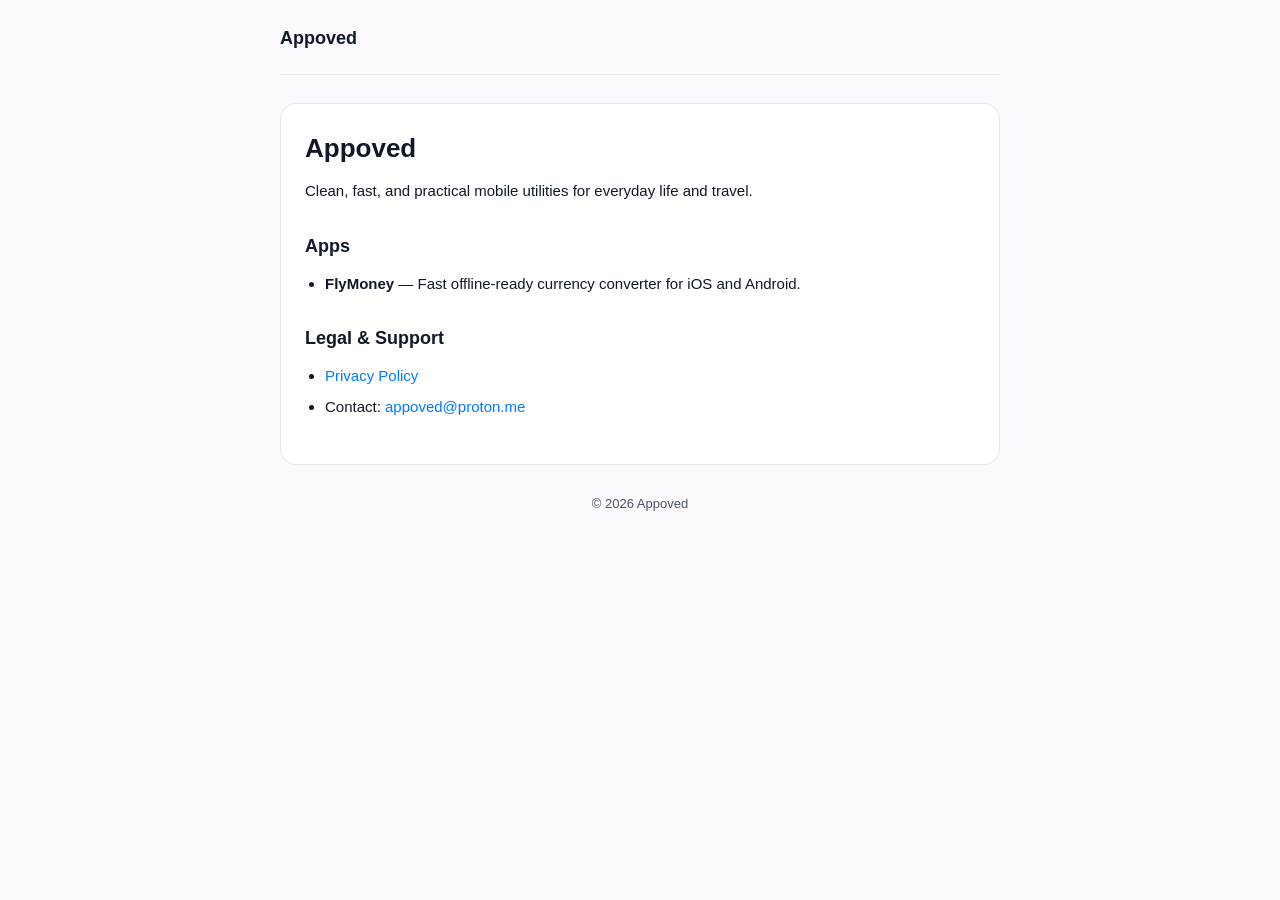
<file: index.html>
<!DOCTYPE html>
<html lang="en">
<head>
  <meta charset="UTF-8">
  <meta name="viewport" content="width=device-width, initial-scale=1.0">
  <title>Appoved — Mobile Apps</title>
  <link rel="stylesheet" href="assets/style.css">
</head>
<body>
  <div class="container">
    <header>
      <span class="brand">Appoved</span>
    </header>
    <main>
      <h1>Appoved</h1>
      <p>Clean, fast, and practical mobile utilities for everyday life and travel.</p>
      <h2>Apps</h2>
      <ul>
        <li><strong>FlyMoney</strong> — Fast offline-ready currency converter for iOS and Android.</li>
      </ul>
      <h2>Legal &amp; Support</h2>
      <ul>
        <li><a href="privacy/">Privacy Policy</a></li>
        <li>Contact: <a href="mailto:appoved@proton.me">appoved@proton.me</a></li>
      </ul>
    </main>
    <footer>&copy; 2026 Appoved</footer>
  </div>
</body>
</html>
</file>
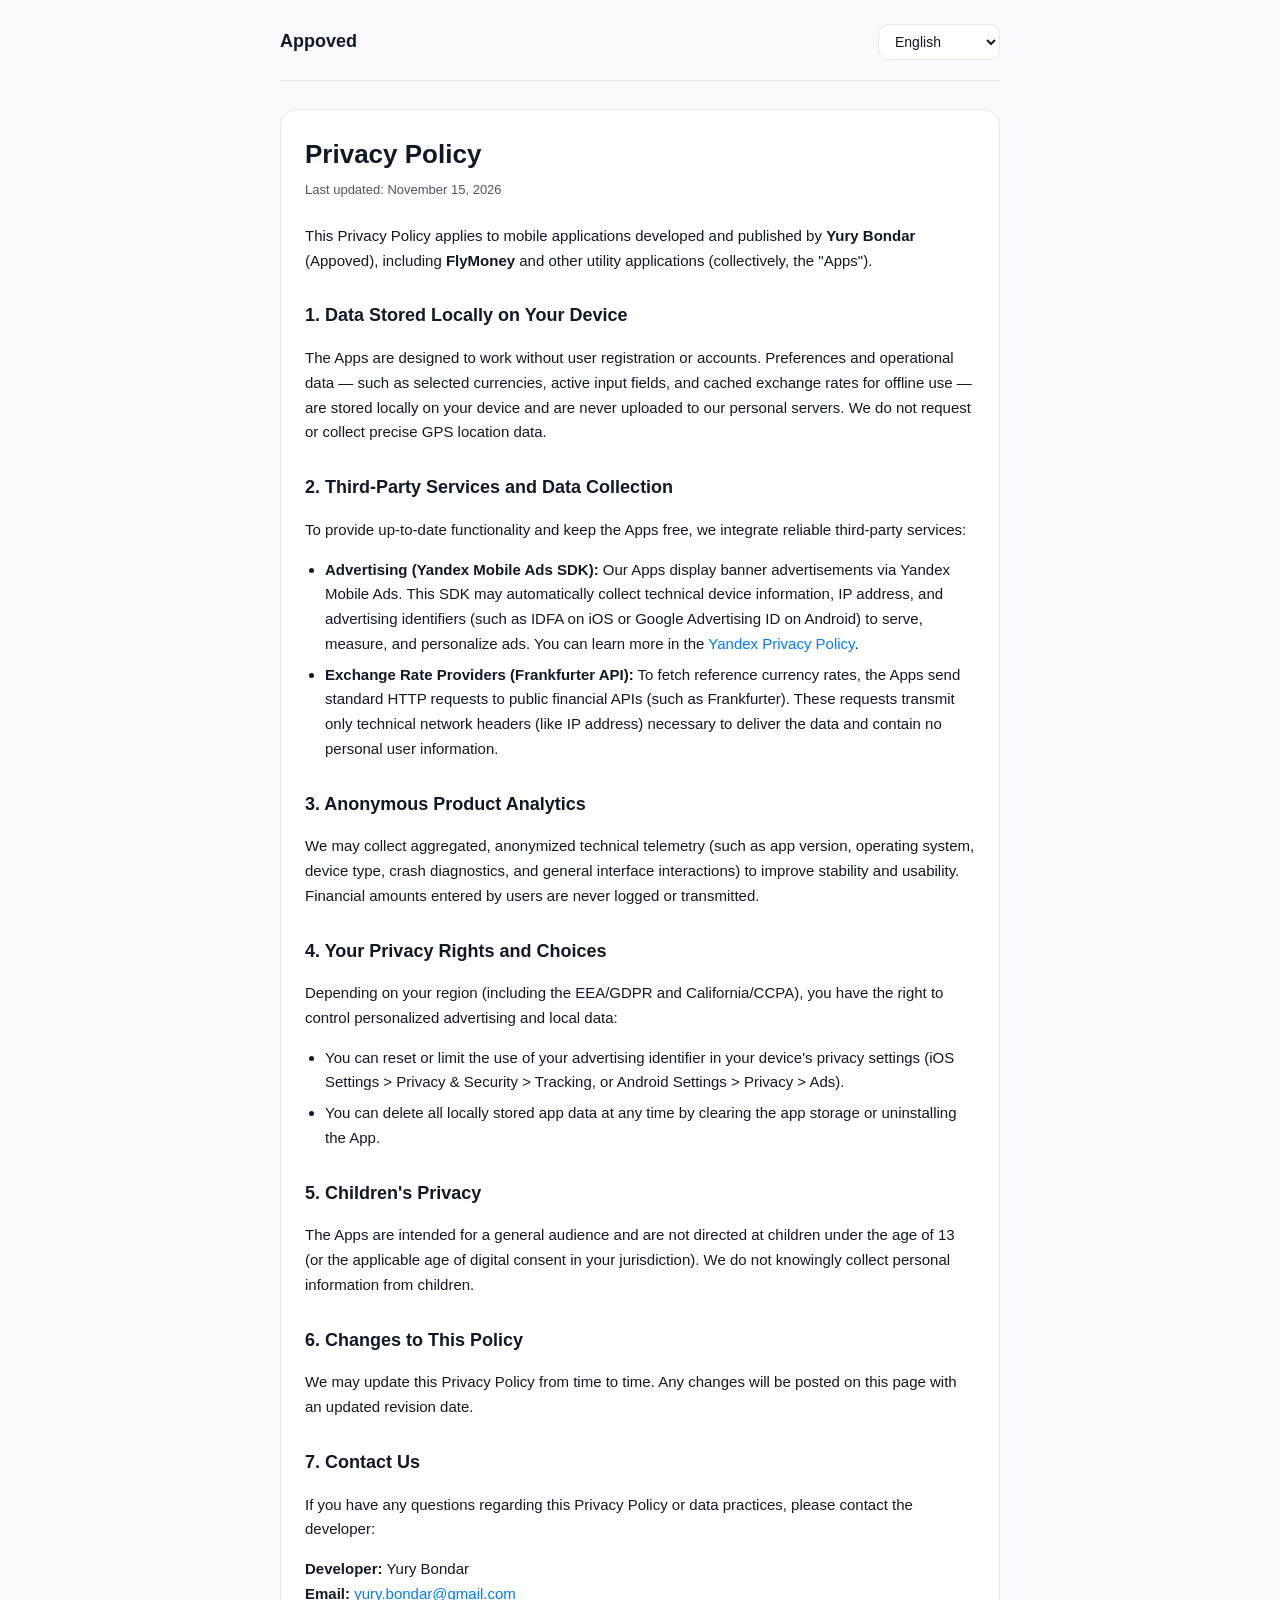
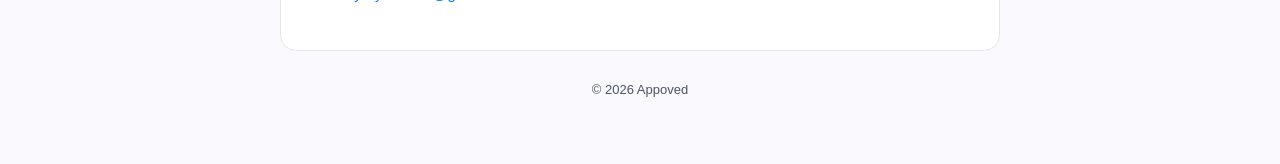
<file: privacy/index.html>
<!DOCTYPE html>
<html lang="en">
<head>
  <meta charset="UTF-8">
  <meta name="viewport" content="width=device-width, initial-scale=1.0">
  <title>Privacy Policy — Appoved</title>
  <link rel="stylesheet" href="../assets/style.css">
</head>
<body>
  <div class="container">
    <header>
      <a class="brand" href="../">Appoved</a>
      <select class="lang-select" aria-label="Language" onchange="if (this.value) window.location.href = this.value;">
        <option value="./en/" selected>English</option>
        <option value="./be/">Беларуская</option>
        <option value="./ru/">Русский</option>
        <option value="./pl/">Polski</option>
        <option value="./uk/">Українська</option>
        <option value="./de/">Deutsch</option>
        <option value="./fr/">Français</option>
        <option value="./es/">Español</option>
        <option value="./it/">Italiano</option>
        <option value="./pt/">Português</option>
        <option value="./tr/">Türkçe</option>
        <option value="./zh-Hans/">简体中文</option>
        <option value="./ja/">日本語</option>
      </select>
    </header>
    <main>
      <h1>Privacy Policy</h1>
      <p class="updated">Last updated: November 15, 2026</p>
      <p>This Privacy Policy applies to mobile applications developed and published by <strong>Yury Bondar</strong> (Appoved), including <strong>FlyMoney</strong> and other utility applications (collectively, the "Apps").</p>
      <h2>1. Data Stored Locally on Your Device</h2>
      <p>The Apps are designed to work without user registration or accounts. Preferences and operational data — such as selected currencies, active input fields, and cached exchange rates for offline use — are stored locally on your device and are never uploaded to our personal servers. We do not request or collect precise GPS location data.</p>
      <h2>2. Third-Party Services and Data Collection</h2>
      <p>To provide up-to-date functionality and keep the Apps free, we integrate reliable third-party services:</p>
      <ul>
        <li><strong>Advertising (Yandex Mobile Ads SDK):</strong> Our Apps display banner advertisements via Yandex Mobile Ads. This SDK may automatically collect technical device information, IP address, and advertising identifiers (such as IDFA on iOS or Google Advertising ID on Android) to serve, measure, and personalize ads. You can learn more in the <a href="https://yandex.com/legal/confidential/" target="_blank" rel="noopener noreferrer">Yandex Privacy Policy</a>.</li>
        <li><strong>Exchange Rate Providers (Frankfurter API):</strong> To fetch reference currency rates, the Apps send standard HTTP requests to public financial APIs (such as Frankfurter). These requests transmit only technical network headers (like IP address) necessary to deliver the data and contain no personal user information.</li>
      </ul>
      <h2>3. Anonymous Product Analytics</h2>
      <p>We may collect aggregated, anonymized technical telemetry (such as app version, operating system, device type, crash diagnostics, and general interface interactions) to improve stability and usability. Financial amounts entered by users are never logged or transmitted.</p>
      <h2>4. Your Privacy Rights and Choices</h2>
      <p>Depending on your region (including the EEA/GDPR and California/CCPA), you have the right to control personalized advertising and local data:</p>
      <ul>
        <li>You can reset or limit the use of your advertising identifier in your device's privacy settings (iOS Settings &gt; Privacy &amp; Security &gt; Tracking, or Android Settings &gt; Privacy &gt; Ads).</li>
        <li>You can delete all locally stored app data at any time by clearing the app storage or uninstalling the App.</li>
      </ul>
      <h2>5. Children's Privacy</h2>
      <p>The Apps are intended for a general audience and are not directed at children under the age of 13 (or the applicable age of digital consent in your jurisdiction). We do not knowingly collect personal information from children.</p>
      <h2>6. Changes to This Policy</h2>
      <p>We may update this Privacy Policy from time to time. Any changes will be posted on this page with an updated revision date.</p>
      <h2>7. Contact Us</h2>
      <p>If you have any questions regarding this Privacy Policy or data practices, please contact the developer:</p>
      <p><strong>Developer:</strong> Yury Bondar<br><strong>Email:</strong> <a href="mailto:yury.bondar@gmail.com">yury.bondar@gmail.com</a></p>
    </main>
    <footer>&copy; 2026 Appoved</footer>
  </div>
</body>
</html>
</file>
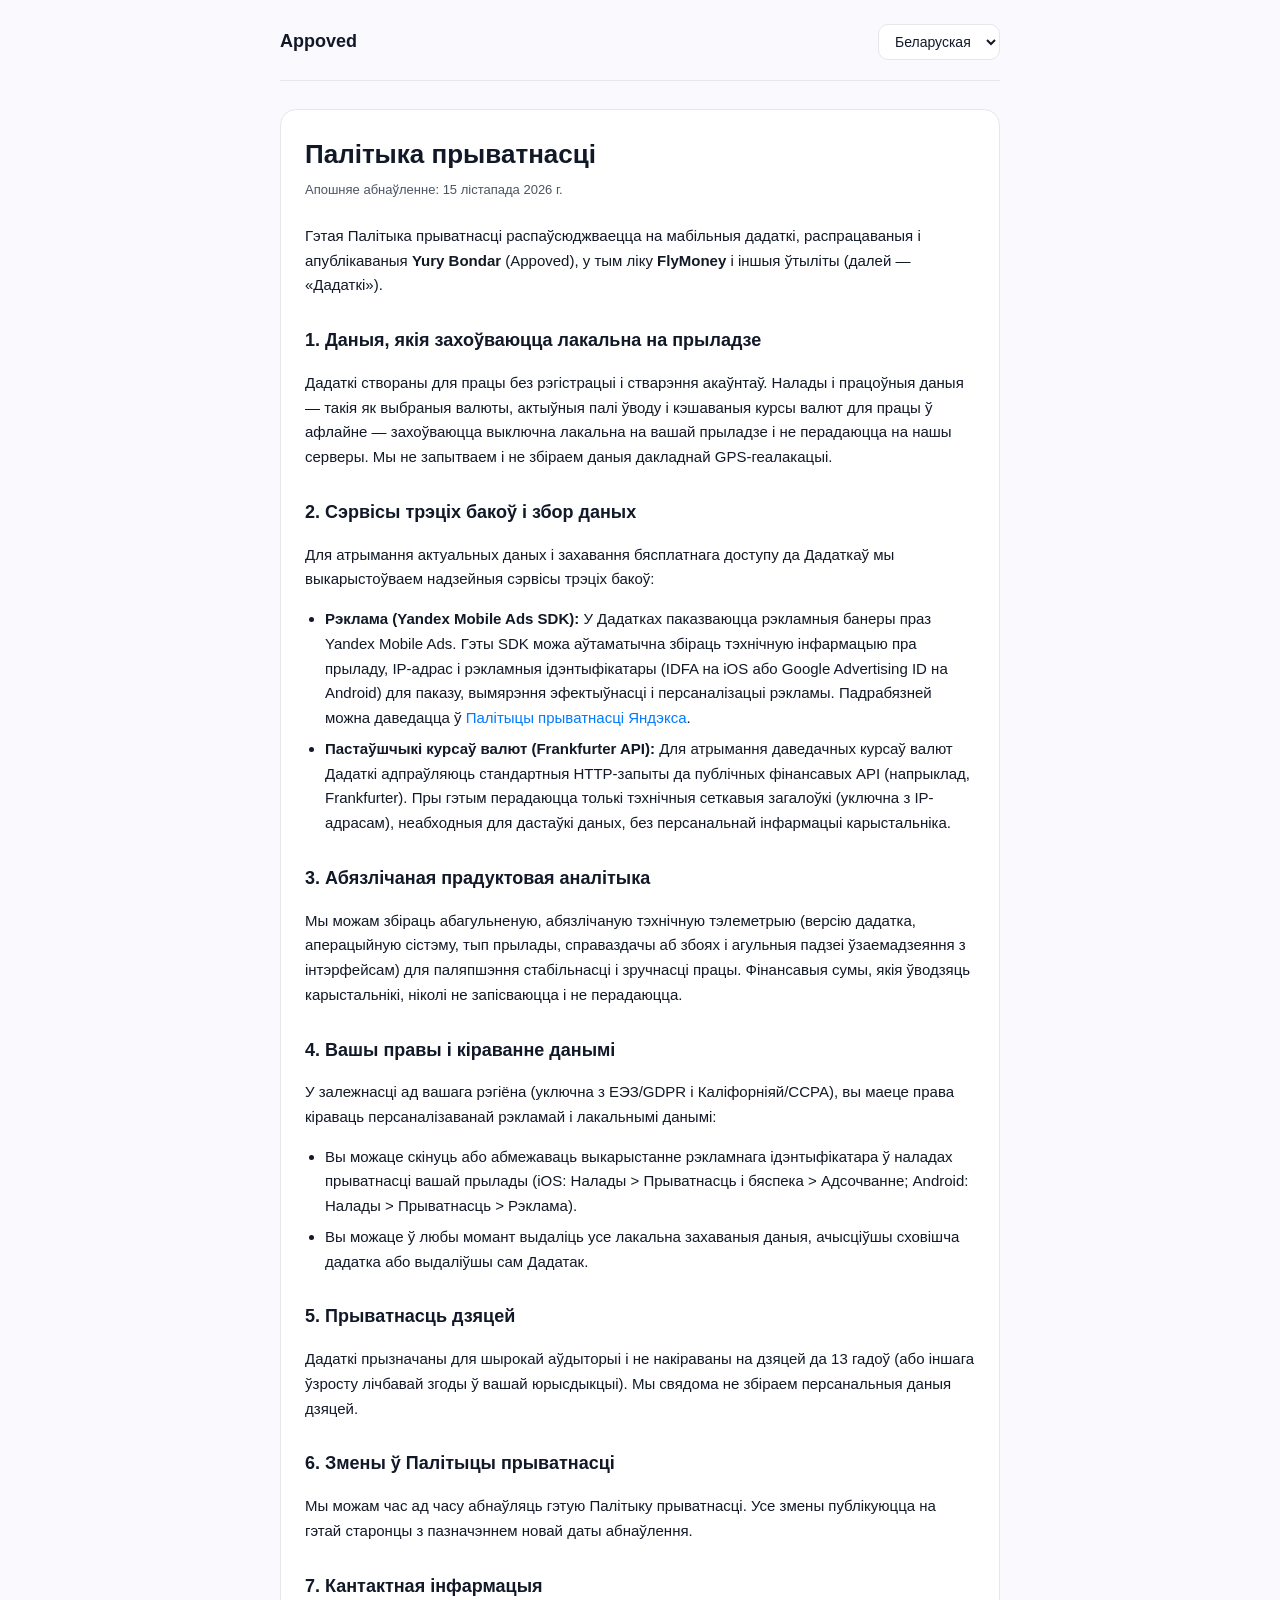
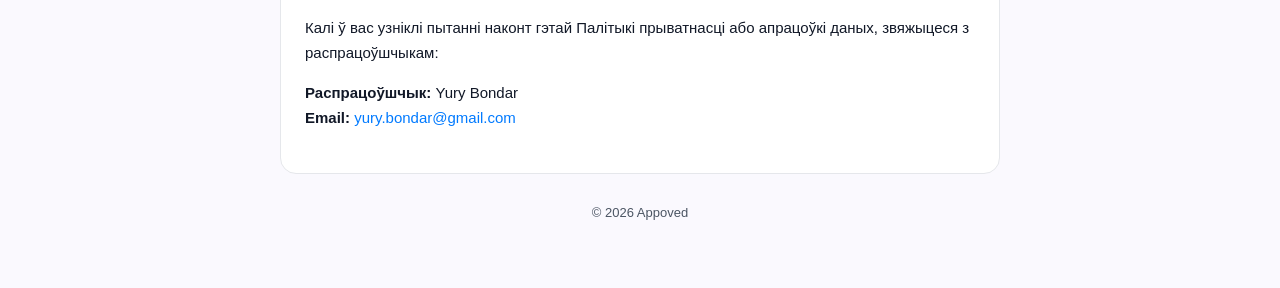
<file: privacy/be/index.html>
<!DOCTYPE html>
<html lang="be">
<head>
  <meta charset="UTF-8">
  <meta name="viewport" content="width=device-width, initial-scale=1.0">
  <title>Палітыка прыватнасці — Appoved</title>
  <link rel="stylesheet" href="../../assets/style.css">
</head>
<body>
  <div class="container">
    <header>
      <a class="brand" href="../../">Appoved</a>
      <select class="lang-select" aria-label="Language" onchange="if (this.value) window.location.href = this.value;">
        <option value="../en/">English</option>
        <option value="../be/" selected>Беларуская</option>
        <option value="../ru/">Русский</option>
        <option value="../pl/">Polski</option>
        <option value="../uk/">Українська</option>
        <option value="../de/">Deutsch</option>
        <option value="../fr/">Français</option>
        <option value="../es/">Español</option>
        <option value="../it/">Italiano</option>
        <option value="../pt/">Português</option>
        <option value="../tr/">Türkçe</option>
        <option value="../zh-Hans/">简体中文</option>
        <option value="../ja/">日本語</option>
      </select>
    </header>
    <main>
      <h1>Палітыка прыватнасці</h1>
      <p class="updated">Апошняе абнаўленне: 15 лістапада 2026 г.</p>
      <p>Гэтая Палітыка прыватнасці распаўсюджваецца на мабільныя дадаткі, распрацаваныя і апублікаваныя <strong>Yury Bondar</strong> (Appoved), у тым ліку <strong>FlyMoney</strong> і іншыя ўтыліты (далей — «Дадаткі»).</p>
      <h2>1. Даныя, якія захоўваюцца лакальна на прыладзе</h2>
      <p>Дадаткі створаны для працы без рэгістрацыі і стварэння акаўнтаў. Налады і працоўныя даныя — такія як выбраныя валюты, актыўныя палі ўводу і кэшаваныя курсы валют для працы ў афлайне — захоўваюцца выключна лакальна на вашай прыладзе і не перадаюцца на нашы серверы. Мы не запытваем і не збіраем даныя дакладнай GPS-геалакацыі.</p>
      <h2>2. Сэрвісы трэціх бакоў і збор даных</h2>
      <p>Для атрымання актуальных даных і захавання бясплатнага доступу да Дадаткаў мы выкарыстоўваем надзейныя сэрвісы трэціх бакоў:</p>
      <ul>
        <li><strong>Рэклама (Yandex Mobile Ads SDK):</strong> У Дадатках паказваюцца рэкламныя банеры праз Yandex Mobile Ads. Гэты SDK можа аўтаматычна збіраць тэхнічную інфармацыю пра прыладу, IP-адрас і рэкламныя ідэнтыфікатары (IDFA на iOS або Google Advertising ID на Android) для паказу, вымярэння эфектыўнасці і персаналізацыі рэкламы. Падрабязней можна даведацца ў <a href="https://yandex.com/legal/confidential/" target="_blank" rel="noopener noreferrer">Палітыцы прыватнасці Яндэкса</a>.</li>
        <li><strong>Пастаўшчыкі курсаў валют (Frankfurter API):</strong> Для атрымання даведачных курсаў валют Дадаткі адпраўляюць стандартныя HTTP-запыты да публічных фінансавых API (напрыклад, Frankfurter). Пры гэтым перадаюцца толькі тэхнічныя сеткавыя загалоўкі (уключна з IP-адрасам), неабходныя для дастаўкі даных, без персанальнай інфармацыі карыстальніка.</li>
      </ul>
      <h2>3. Абязлічаная прадуктовая аналітыка</h2>
      <p>Мы можам збіраць абагульненую, абязлічаную тэхнічную тэлеметрыю (версію дадатка, аперацыйную сістэму, тып прылады, справаздачы аб збоях і агульныя падзеі ўзаемадзеяння з інтэрфейсам) для паляпшэння стабільнасці і зручнасці працы. Фінансавыя сумы, якія ўводзяць карыстальнікі, ніколі не запісваюцца і не перадаюцца.</p>
      <h2>4. Вашы правы і кіраванне данымі</h2>
      <p>У залежнасці ад вашага рэгіёна (уключна з ЕЭЗ/GDPR і Каліфорніяй/CCPA), вы маеце права кіраваць персаналізаванай рэкламай і лакальнымі данымі:</p>
      <ul>
        <li>Вы можаце скінуць або абмежаваць выкарыстанне рэкламнага ідэнтыфікатара ў наладах прыватнасці вашай прылады (iOS: Налады &gt; Прыватнасць і бяспека &gt; Адсочванне; Android: Налады &gt; Прыватнасць &gt; Рэклама).</li>
        <li>Вы можаце ў любы момант выдаліць усе лакальна захаваныя даныя, ачысціўшы сховішча дадатка або выдаліўшы сам Дадатак.</li>
      </ul>
      <h2>5. Прыватнасць дзяцей</h2>
      <p>Дадаткі прызначаны для шырокай аўдыторыі і не накіраваны на дзяцей да 13 гадоў (або іншага ўзросту лічбавай згоды ў вашай юрысдыкцыі). Мы свядома не збіраем персанальныя даныя дзяцей.</p>
      <h2>6. Змены ў Палітыцы прыватнасці</h2>
      <p>Мы можам час ад часу абнаўляць гэтую Палітыку прыватнасці. Усе змены публікуюцца на гэтай старонцы з пазначэннем новай даты абнаўлення.</p>
      <h2>7. Кантактная інфармацыя</h2>
      <p>Калі ў вас узніклі пытанні наконт гэтай Палітыкі прыватнасці або апрацоўкі даных, звяжыцеся з распрацоўшчыкам:</p>
      <p><strong>Распрацоўшчык:</strong> Yury Bondar<br><strong>Email:</strong> <a href="mailto:yury.bondar@gmail.com">yury.bondar@gmail.com</a></p>
    </main>
    <footer>&copy; 2026 Appoved</footer>
  </div>
</body>
</html>
</file>
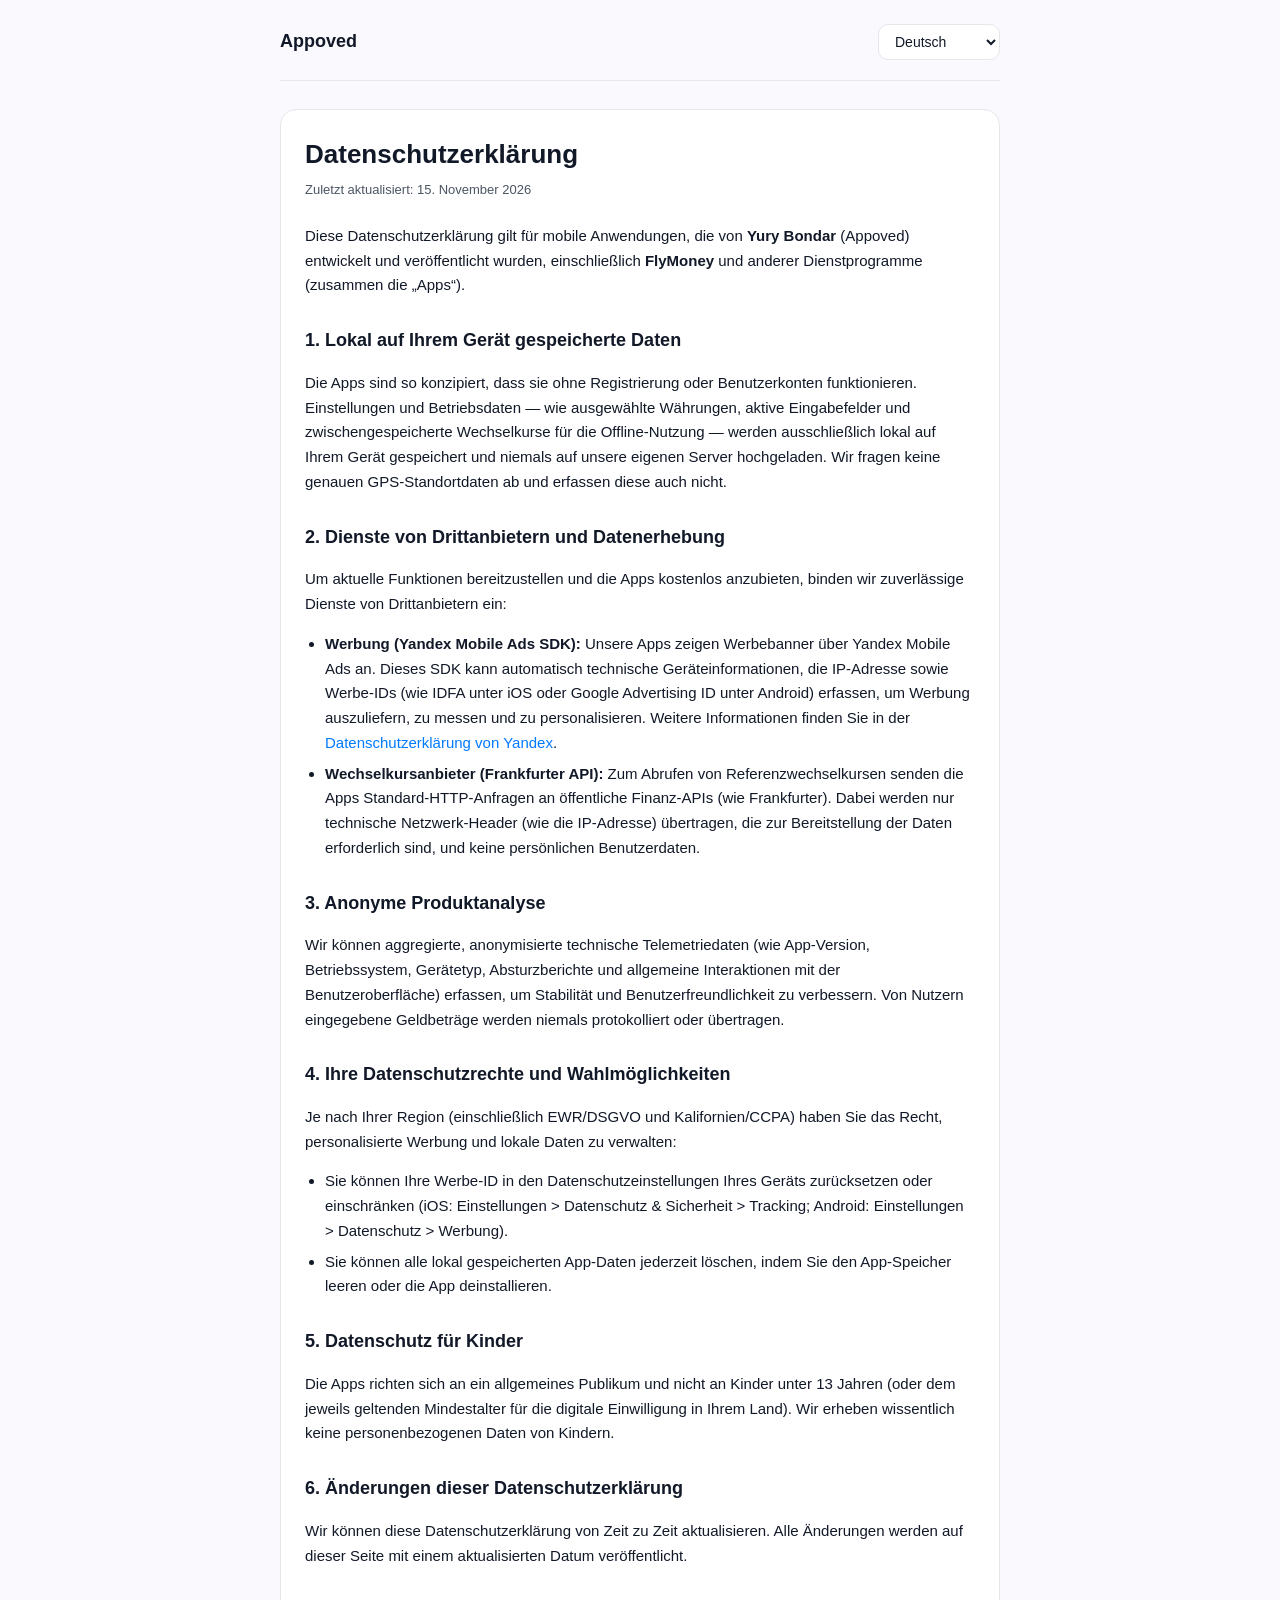
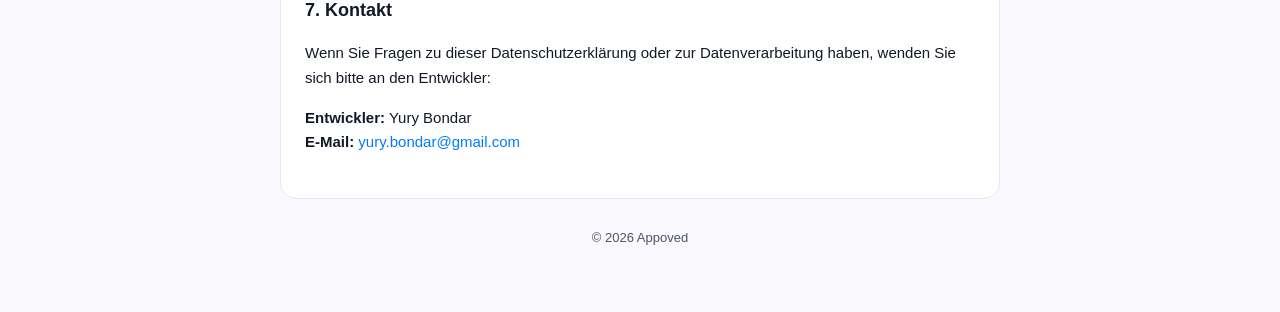
<file: privacy/de/index.html>
<!DOCTYPE html>
<html lang="de">
<head>
  <meta charset="UTF-8">
  <meta name="viewport" content="width=device-width, initial-scale=1.0">
  <title>Datenschutzerklärung — Appoved</title>
  <link rel="stylesheet" href="../../assets/style.css">
</head>
<body>
  <div class="container">
    <header>
      <a class="brand" href="../../">Appoved</a>
      <select class="lang-select" aria-label="Language" onchange="if (this.value) window.location.href = this.value;">
        <option value="../en/">English</option>
        <option value="../be/">Беларуская</option>
        <option value="../ru/">Русский</option>
        <option value="../pl/">Polski</option>
        <option value="../uk/">Українська</option>
        <option value="../de/" selected>Deutsch</option>
        <option value="../fr/">Français</option>
        <option value="../es/">Español</option>
        <option value="../it/">Italiano</option>
        <option value="../pt/">Português</option>
        <option value="../tr/">Türkçe</option>
        <option value="../zh-Hans/">简体中文</option>
        <option value="../ja/">日本語</option>
      </select>
    </header>
    <main>
      <h1>Datenschutzerklärung</h1>
      <p class="updated">Zuletzt aktualisiert: 15. November 2026</p>
      <p>Diese Datenschutzerklärung gilt für mobile Anwendungen, die von <strong>Yury Bondar</strong> (Appoved) entwickelt und veröffentlicht wurden, einschließlich <strong>FlyMoney</strong> und anderer Dienstprogramme (zusammen die „Apps“).</p>
      <h2>1. Lokal auf Ihrem Gerät gespeicherte Daten</h2>
      <p>Die Apps sind so konzipiert, dass sie ohne Registrierung oder Benutzerkonten funktionieren. Einstellungen und Betriebsdaten — wie ausgewählte Währungen, aktive Eingabefelder und zwischengespeicherte Wechselkurse für die Offline-Nutzung — werden ausschließlich lokal auf Ihrem Gerät gespeichert und niemals auf unsere eigenen Server hochgeladen. Wir fragen keine genauen GPS-Standortdaten ab und erfassen diese auch nicht.</p>
      <h2>2. Dienste von Drittanbietern und Datenerhebung</h2>
      <p>Um aktuelle Funktionen bereitzustellen und die Apps kostenlos anzubieten, binden wir zuverlässige Dienste von Drittanbietern ein:</p>
      <ul>
        <li><strong>Werbung (Yandex Mobile Ads SDK):</strong> Unsere Apps zeigen Werbebanner über Yandex Mobile Ads an. Dieses SDK kann automatisch technische Geräteinformationen, die IP-Adresse sowie Werbe-IDs (wie IDFA unter iOS oder Google Advertising ID unter Android) erfassen, um Werbung auszuliefern, zu messen und zu personalisieren. Weitere Informationen finden Sie in der <a href="https://yandex.com/legal/confidential/" target="_blank" rel="noopener noreferrer">Datenschutzerklärung von Yandex</a>.</li>
        <li><strong>Wechselkursanbieter (Frankfurter API):</strong> Zum Abrufen von Referenzwechselkursen senden die Apps Standard-HTTP-Anfragen an öffentliche Finanz-APIs (wie Frankfurter). Dabei werden nur technische Netzwerk-Header (wie die IP-Adresse) übertragen, die zur Bereitstellung der Daten erforderlich sind, und keine persönlichen Benutzerdaten.</li>
      </ul>
      <h2>3. Anonyme Produktanalyse</h2>
      <p>Wir können aggregierte, anonymisierte technische Telemetriedaten (wie App-Version, Betriebssystem, Gerätetyp, Absturzberichte und allgemeine Interaktionen mit der Benutzeroberfläche) erfassen, um Stabilität und Benutzerfreundlichkeit zu verbessern. Von Nutzern eingegebene Geldbeträge werden niemals protokolliert oder übertragen.</p>
      <h2>4. Ihre Datenschutzrechte und Wahlmöglichkeiten</h2>
      <p>Je nach Ihrer Region (einschließlich EWR/DSGVO und Kalifornien/CCPA) haben Sie das Recht, personalisierte Werbung und lokale Daten zu verwalten:</p>
      <ul>
        <li>Sie können Ihre Werbe-ID in den Datenschutzeinstellungen Ihres Geräts zurücksetzen oder einschränken (iOS: Einstellungen &gt; Datenschutz &amp; Sicherheit &gt; Tracking; Android: Einstellungen &gt; Datenschutz &gt; Werbung).</li>
        <li>Sie können alle lokal gespeicherten App-Daten jederzeit löschen, indem Sie den App-Speicher leeren oder die App deinstallieren.</li>
      </ul>
      <h2>5. Datenschutz für Kinder</h2>
      <p>Die Apps richten sich an ein allgemeines Publikum und nicht an Kinder unter 13 Jahren (oder dem jeweils geltenden Mindestalter für die digitale Einwilligung in Ihrem Land). Wir erheben wissentlich keine personenbezogenen Daten von Kindern.</p>
      <h2>6. Änderungen dieser Datenschutzerklärung</h2>
      <p>Wir können diese Datenschutzerklärung von Zeit zu Zeit aktualisieren. Alle Änderungen werden auf dieser Seite mit einem aktualisierten Datum veröffentlicht.</p>
      <h2>7. Kontakt</h2>
      <p>Wenn Sie Fragen zu dieser Datenschutzerklärung oder zur Datenverarbeitung haben, wenden Sie sich bitte an den Entwickler:</p>
      <p><strong>Entwickler:</strong> Yury Bondar<br><strong>E-Mail:</strong> <a href="mailto:yury.bondar@gmail.com">yury.bondar@gmail.com</a></p>
    </main>
    <footer>&copy; 2026 Appoved</footer>
  </div>
</body>
</html>
</file>
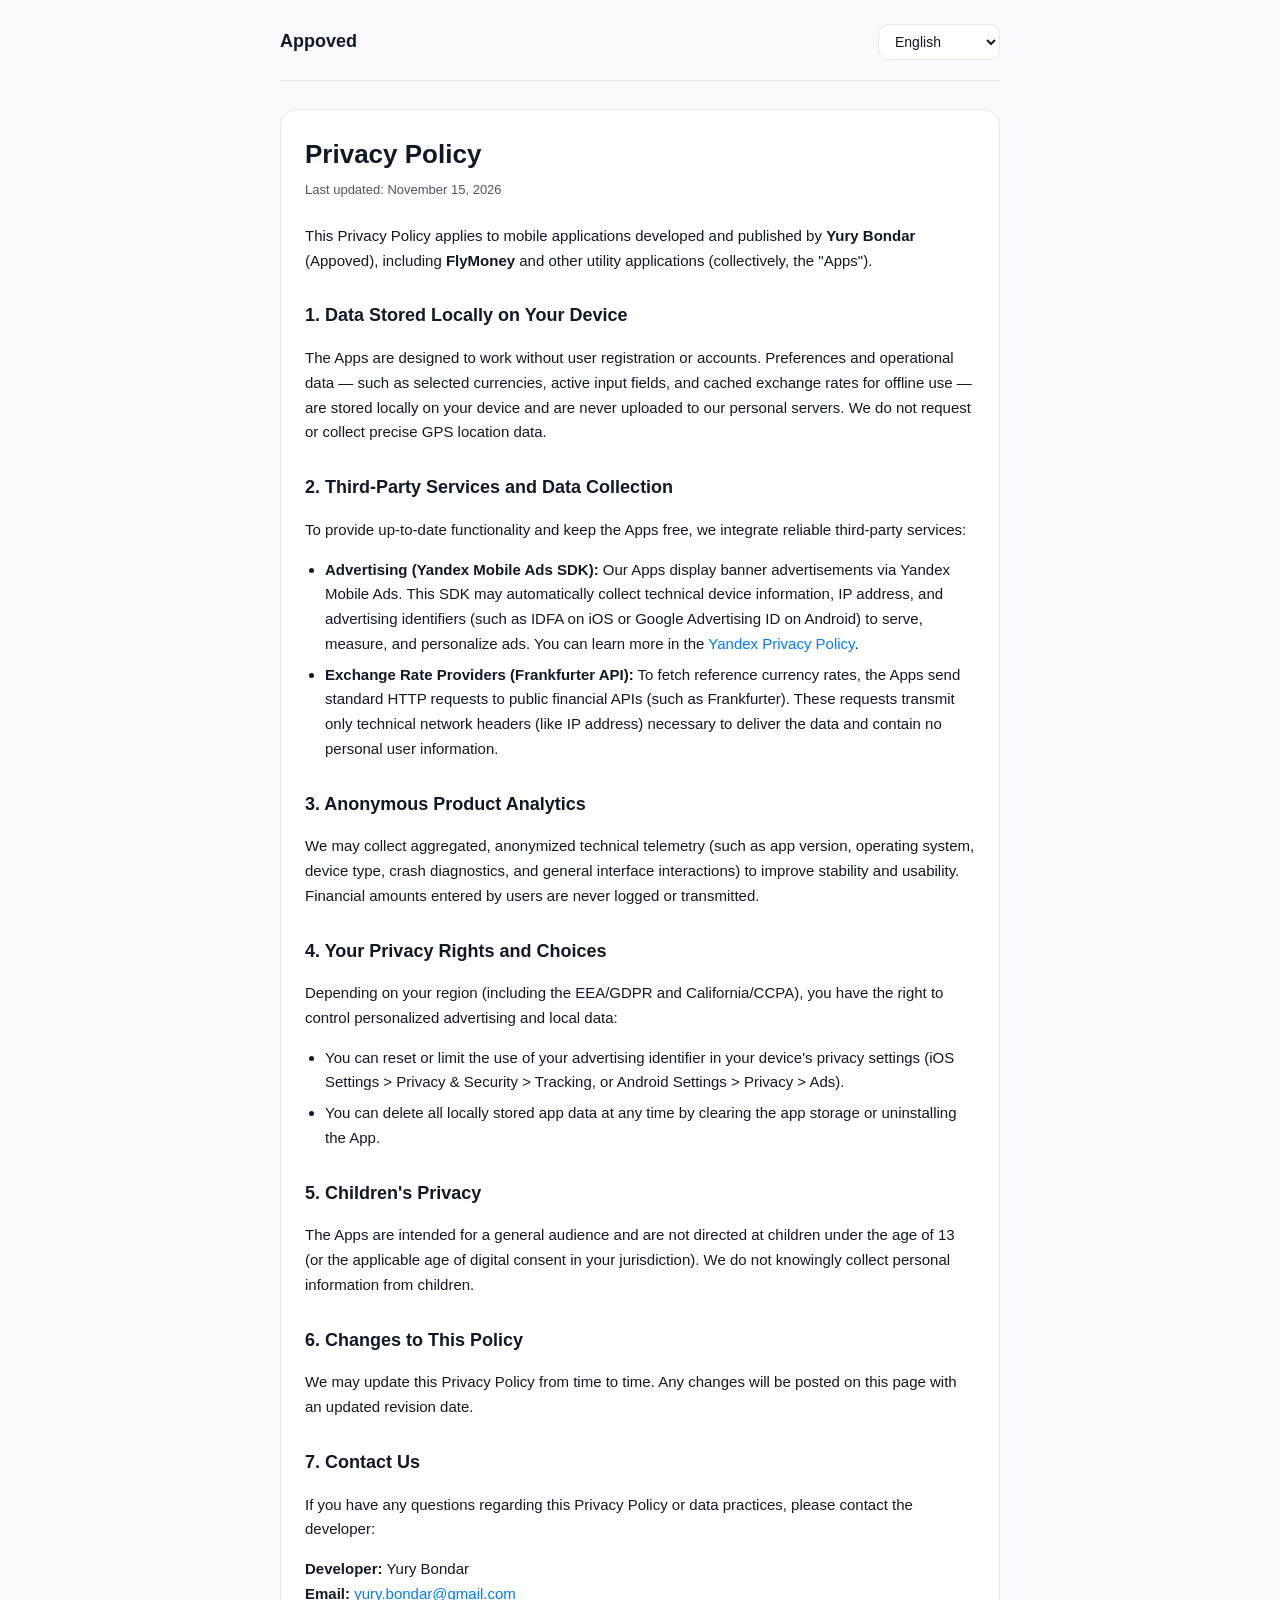
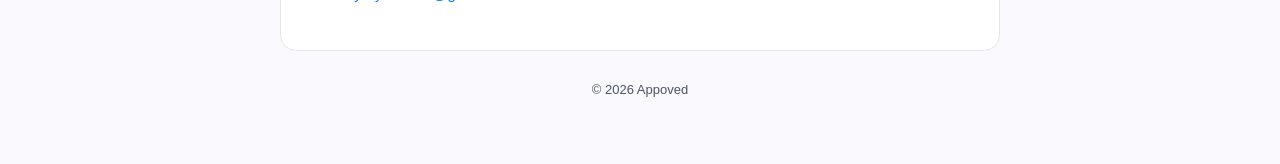
<file: privacy/en/index.html>
<!DOCTYPE html>
<html lang="en">
<head>
  <meta charset="UTF-8">
  <meta name="viewport" content="width=device-width, initial-scale=1.0">
  <title>Privacy Policy — Appoved</title>
  <link rel="stylesheet" href="../../assets/style.css">
</head>
<body>
  <div class="container">
    <header>
      <a class="brand" href="../../">Appoved</a>
      <select class="lang-select" aria-label="Language" onchange="if (this.value) window.location.href = this.value;">
        <option value="../en/" selected>English</option>
        <option value="../be/">Беларуская</option>
        <option value="../ru/">Русский</option>
        <option value="../pl/">Polski</option>
        <option value="../uk/">Українська</option>
        <option value="../de/">Deutsch</option>
        <option value="../fr/">Français</option>
        <option value="../es/">Español</option>
        <option value="../it/">Italiano</option>
        <option value="../pt/">Português</option>
        <option value="../tr/">Türkçe</option>
        <option value="../zh-Hans/">简体中文</option>
        <option value="../ja/">日本語</option>
      </select>
    </header>
    <main>
      <h1>Privacy Policy</h1>
      <p class="updated">Last updated: November 15, 2026</p>
      <p>This Privacy Policy applies to mobile applications developed and published by <strong>Yury Bondar</strong> (Appoved), including <strong>FlyMoney</strong> and other utility applications (collectively, the "Apps").</p>
      <h2>1. Data Stored Locally on Your Device</h2>
      <p>The Apps are designed to work without user registration or accounts. Preferences and operational data — such as selected currencies, active input fields, and cached exchange rates for offline use — are stored locally on your device and are never uploaded to our personal servers. We do not request or collect precise GPS location data.</p>
      <h2>2. Third-Party Services and Data Collection</h2>
      <p>To provide up-to-date functionality and keep the Apps free, we integrate reliable third-party services:</p>
      <ul>
        <li><strong>Advertising (Yandex Mobile Ads SDK):</strong> Our Apps display banner advertisements via Yandex Mobile Ads. This SDK may automatically collect technical device information, IP address, and advertising identifiers (such as IDFA on iOS or Google Advertising ID on Android) to serve, measure, and personalize ads. You can learn more in the <a href="https://yandex.com/legal/confidential/" target="_blank" rel="noopener noreferrer">Yandex Privacy Policy</a>.</li>
        <li><strong>Exchange Rate Providers (Frankfurter API):</strong> To fetch reference currency rates, the Apps send standard HTTP requests to public financial APIs (such as Frankfurter). These requests transmit only technical network headers (like IP address) necessary to deliver the data and contain no personal user information.</li>
      </ul>
      <h2>3. Anonymous Product Analytics</h2>
      <p>We may collect aggregated, anonymized technical telemetry (such as app version, operating system, device type, crash diagnostics, and general interface interactions) to improve stability and usability. Financial amounts entered by users are never logged or transmitted.</p>
      <h2>4. Your Privacy Rights and Choices</h2>
      <p>Depending on your region (including the EEA/GDPR and California/CCPA), you have the right to control personalized advertising and local data:</p>
      <ul>
        <li>You can reset or limit the use of your advertising identifier in your device's privacy settings (iOS Settings &gt; Privacy &amp; Security &gt; Tracking, or Android Settings &gt; Privacy &gt; Ads).</li>
        <li>You can delete all locally stored app data at any time by clearing the app storage or uninstalling the App.</li>
      </ul>
      <h2>5. Children's Privacy</h2>
      <p>The Apps are intended for a general audience and are not directed at children under the age of 13 (or the applicable age of digital consent in your jurisdiction). We do not knowingly collect personal information from children.</p>
      <h2>6. Changes to This Policy</h2>
      <p>We may update this Privacy Policy from time to time. Any changes will be posted on this page with an updated revision date.</p>
      <h2>7. Contact Us</h2>
      <p>If you have any questions regarding this Privacy Policy or data practices, please contact the developer:</p>
      <p><strong>Developer:</strong> Yury Bondar<br><strong>Email:</strong> <a href="mailto:yury.bondar@gmail.com">yury.bondar@gmail.com</a></p>
    </main>
    <footer>&copy; 2026 Appoved</footer>
  </div>
</body>
</html>
</file>
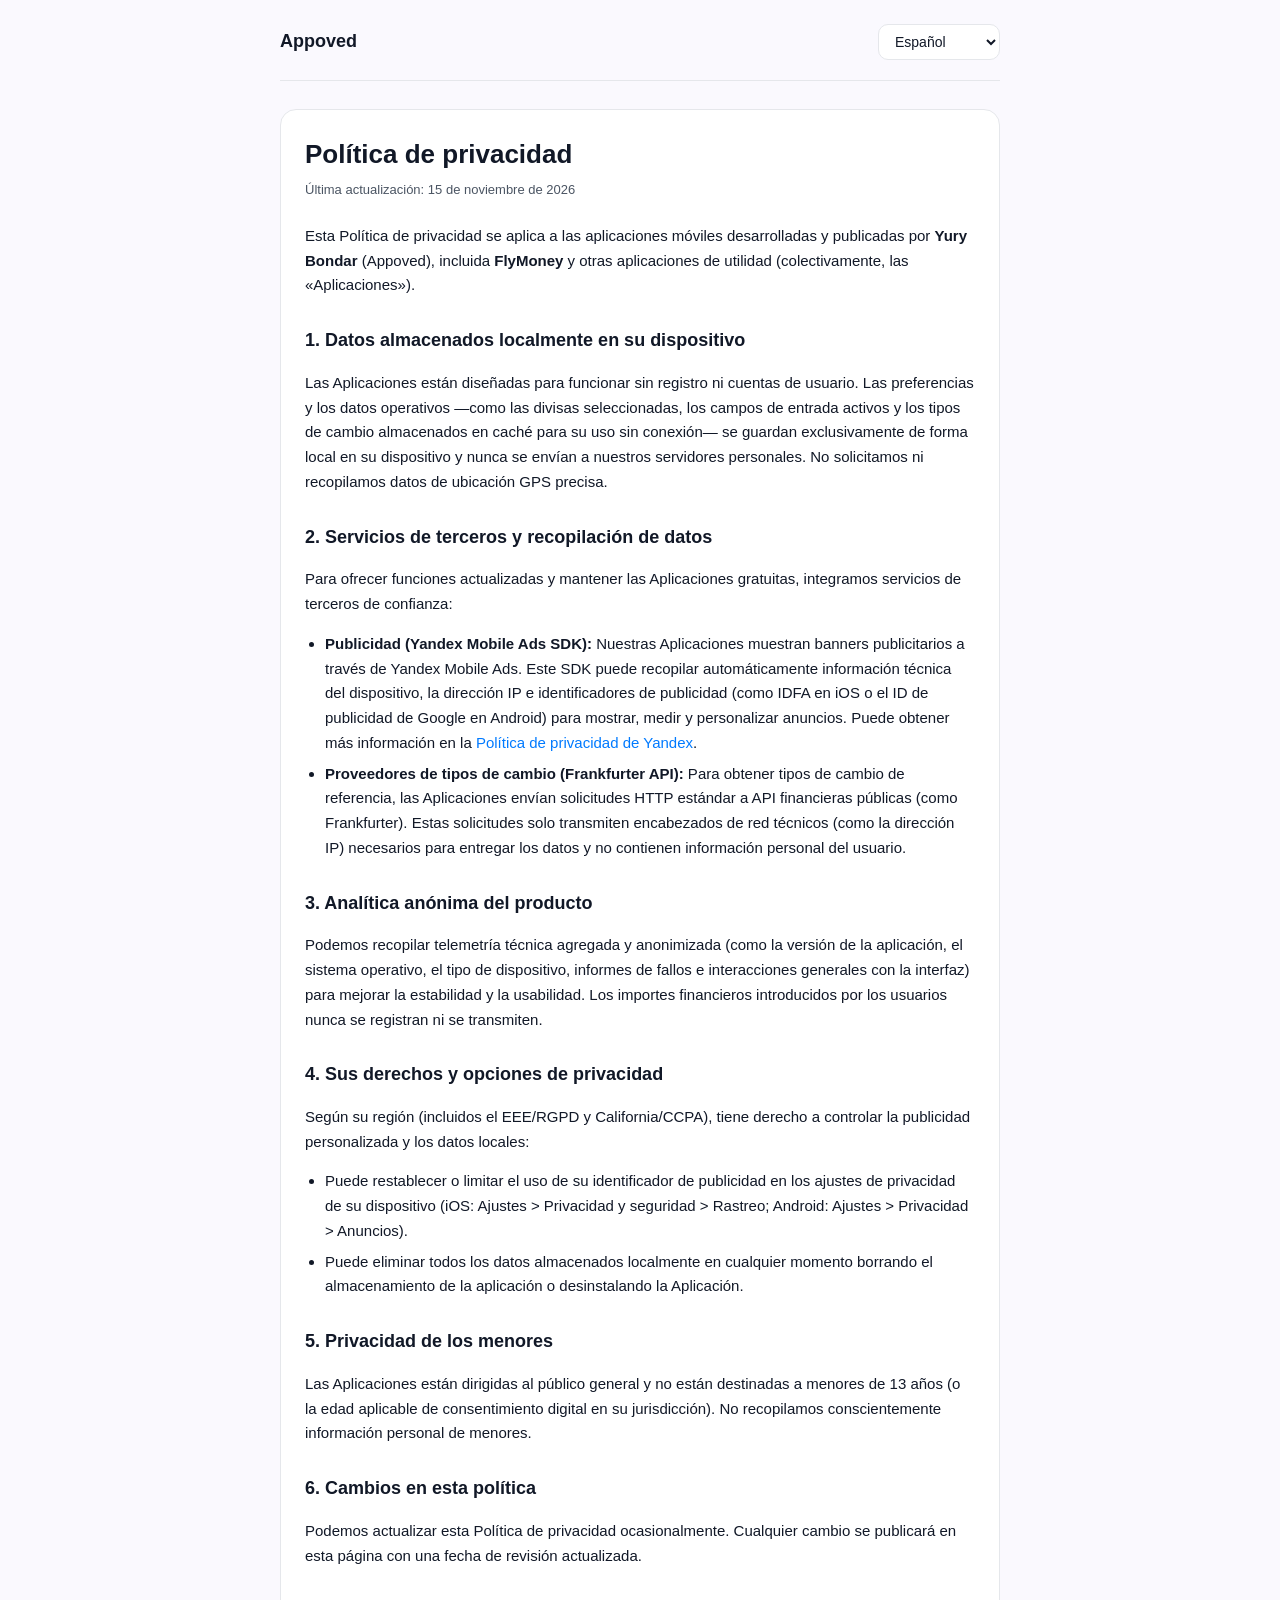
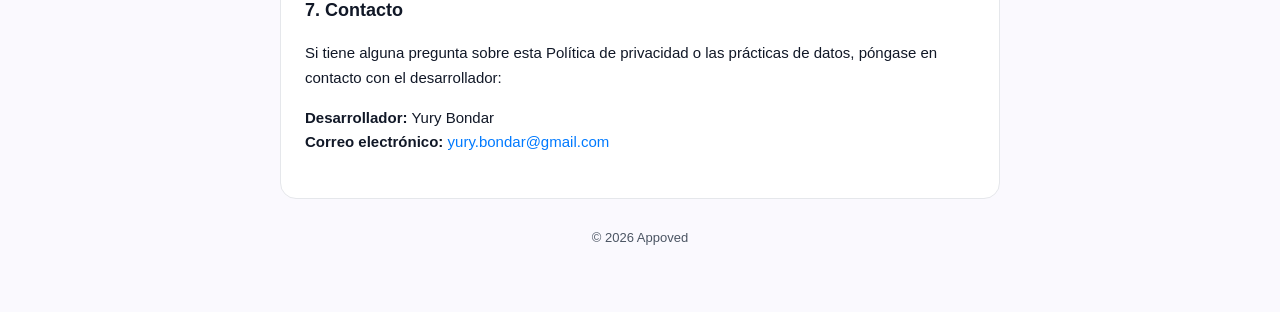
<file: privacy/es/index.html>
<!DOCTYPE html>
<html lang="es">
<head>
  <meta charset="UTF-8">
  <meta name="viewport" content="width=device-width, initial-scale=1.0">
  <title>Política de privacidad — Appoved</title>
  <link rel="stylesheet" href="../../assets/style.css">
</head>
<body>
  <div class="container">
    <header>
      <a class="brand" href="../../">Appoved</a>
      <select class="lang-select" aria-label="Language" onchange="if (this.value) window.location.href = this.value;">
        <option value="../en/">English</option>
        <option value="../be/">Беларуская</option>
        <option value="../ru/">Русский</option>
        <option value="../pl/">Polski</option>
        <option value="../uk/">Українська</option>
        <option value="../de/">Deutsch</option>
        <option value="../fr/">Français</option>
        <option value="../es/" selected>Español</option>
        <option value="../it/">Italiano</option>
        <option value="../pt/">Português</option>
        <option value="../tr/">Türkçe</option>
        <option value="../zh-Hans/">简体中文</option>
        <option value="../ja/">日本語</option>
      </select>
    </header>
    <main>
      <h1>Política de privacidad</h1>
      <p class="updated">Última actualización: 15 de noviembre de 2026</p>
      <p>Esta Política de privacidad se aplica a las aplicaciones móviles desarrolladas y publicadas por <strong>Yury Bondar</strong> (Appoved), incluida <strong>FlyMoney</strong> y otras aplicaciones de utilidad (colectivamente, las «Aplicaciones»).</p>
      <h2>1. Datos almacenados localmente en su dispositivo</h2>
      <p>Las Aplicaciones están diseñadas para funcionar sin registro ni cuentas de usuario. Las preferencias y los datos operativos —como las divisas seleccionadas, los campos de entrada activos y los tipos de cambio almacenados en caché para su uso sin conexión— se guardan exclusivamente de forma local en su dispositivo y nunca se envían a nuestros servidores personales. No solicitamos ni recopilamos datos de ubicación GPS precisa.</p>
      <h2>2. Servicios de terceros y recopilación de datos</h2>
      <p>Para ofrecer funciones actualizadas y mantener las Aplicaciones gratuitas, integramos servicios de terceros de confianza:</p>
      <ul>
        <li><strong>Publicidad (Yandex Mobile Ads SDK):</strong> Nuestras Aplicaciones muestran banners publicitarios a través de Yandex Mobile Ads. Este SDK puede recopilar automáticamente información técnica del dispositivo, la dirección IP e identificadores de publicidad (como IDFA en iOS o el ID de publicidad de Google en Android) para mostrar, medir y personalizar anuncios. Puede obtener más información en la <a href="https://yandex.com/legal/confidential/" target="_blank" rel="noopener noreferrer">Política de privacidad de Yandex</a>.</li>
        <li><strong>Proveedores de tipos de cambio (Frankfurter API):</strong> Para obtener tipos de cambio de referencia, las Aplicaciones envían solicitudes HTTP estándar a API financieras públicas (como Frankfurter). Estas solicitudes solo transmiten encabezados de red técnicos (como la dirección IP) necesarios para entregar los datos y no contienen información personal del usuario.</li>
      </ul>
      <h2>3. Analítica anónima del producto</h2>
      <p>Podemos recopilar telemetría técnica agregada y anonimizada (como la versión de la aplicación, el sistema operativo, el tipo de dispositivo, informes de fallos e interacciones generales con la interfaz) para mejorar la estabilidad y la usabilidad. Los importes financieros introducidos por los usuarios nunca se registran ni se transmiten.</p>
      <h2>4. Sus derechos y opciones de privacidad</h2>
      <p>Según su región (incluidos el EEE/RGPD y California/CCPA), tiene derecho a controlar la publicidad personalizada y los datos locales:</p>
      <ul>
        <li>Puede restablecer o limitar el uso de su identificador de publicidad en los ajustes de privacidad de su dispositivo (iOS: Ajustes &gt; Privacidad y seguridad &gt; Rastreo; Android: Ajustes &gt; Privacidad &gt; Anuncios).</li>
        <li>Puede eliminar todos los datos almacenados localmente en cualquier momento borrando el almacenamiento de la aplicación o desinstalando la Aplicación.</li>
      </ul>
      <h2>5. Privacidad de los menores</h2>
      <p>Las Aplicaciones están dirigidas al público general y no están destinadas a menores de 13 años (o la edad aplicable de consentimiento digital en su jurisdicción). No recopilamos conscientemente información personal de menores.</p>
      <h2>6. Cambios en esta política</h2>
      <p>Podemos actualizar esta Política de privacidad ocasionalmente. Cualquier cambio se publicará en esta página con una fecha de revisión actualizada.</p>
      <h2>7. Contacto</h2>
      <p>Si tiene alguna pregunta sobre esta Política de privacidad o las prácticas de datos, póngase en contacto con el desarrollador:</p>
      <p><strong>Desarrollador:</strong> Yury Bondar<br><strong>Correo electrónico:</strong> <a href="mailto:yury.bondar@gmail.com">yury.bondar@gmail.com</a></p>
    </main>
    <footer>&copy; 2026 Appoved</footer>
  </div>
</body>
</html>
</file>
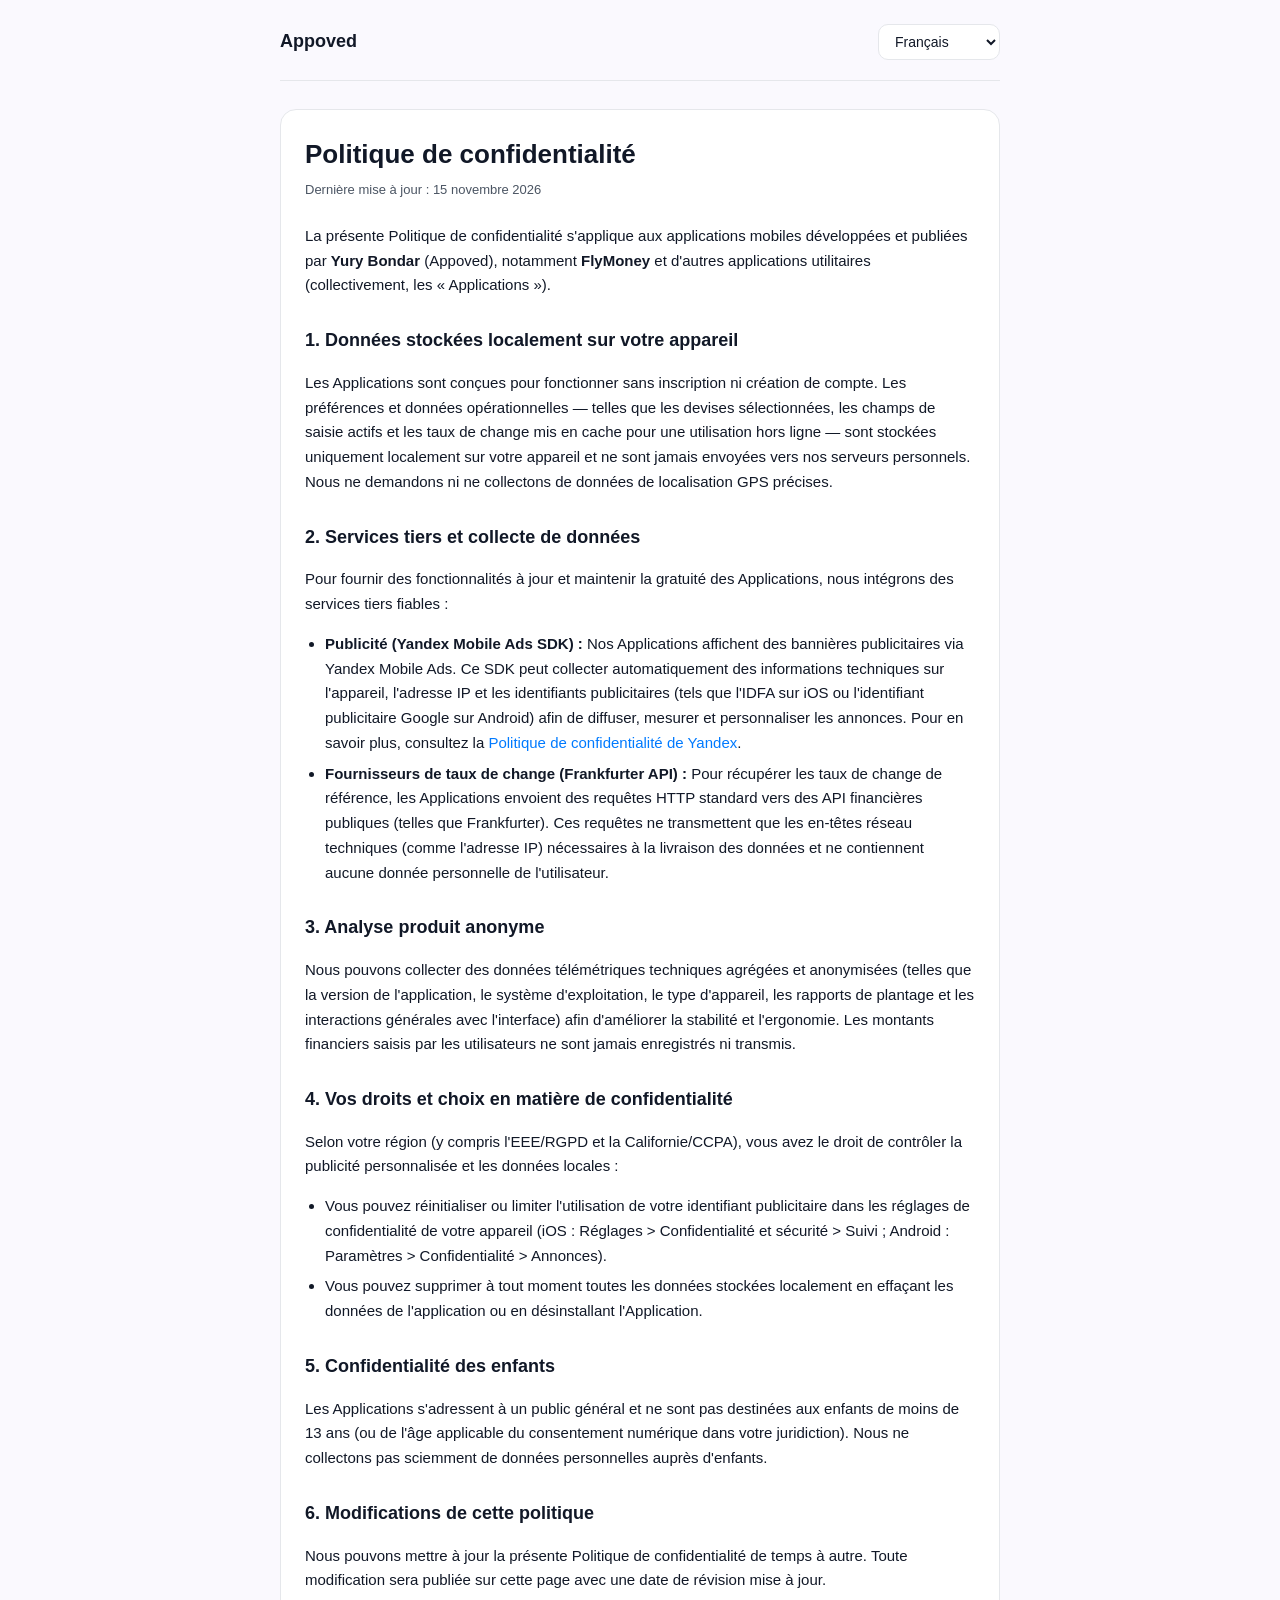
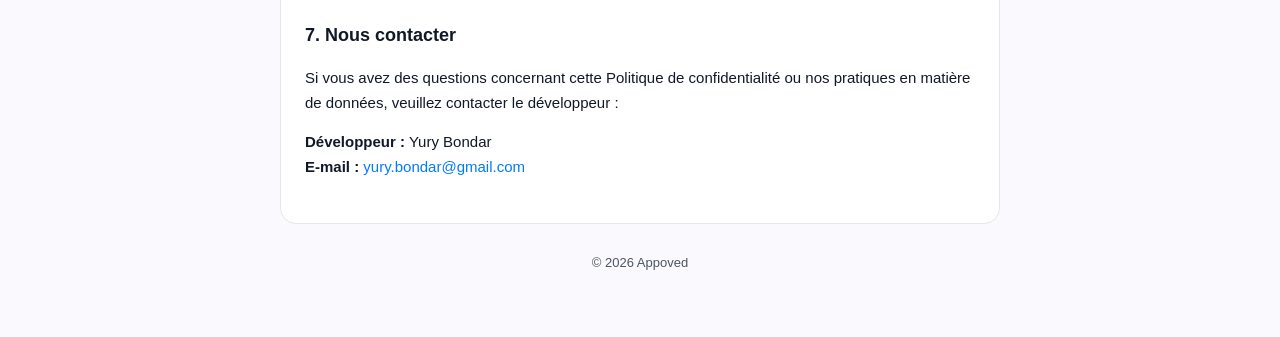
<file: privacy/fr/index.html>
<!DOCTYPE html>
<html lang="fr">
<head>
  <meta charset="UTF-8">
  <meta name="viewport" content="width=device-width, initial-scale=1.0">
  <title>Politique de confidentialité — Appoved</title>
  <link rel="stylesheet" href="../../assets/style.css">
</head>
<body>
  <div class="container">
    <header>
      <a class="brand" href="../../">Appoved</a>
      <select class="lang-select" aria-label="Language" onchange="if (this.value) window.location.href = this.value;">
        <option value="../en/">English</option>
        <option value="../be/">Беларуская</option>
        <option value="../ru/">Русский</option>
        <option value="../pl/">Polski</option>
        <option value="../uk/">Українська</option>
        <option value="../de/">Deutsch</option>
        <option value="../fr/" selected>Français</option>
        <option value="../es/">Español</option>
        <option value="../it/">Italiano</option>
        <option value="../pt/">Português</option>
        <option value="../tr/">Türkçe</option>
        <option value="../zh-Hans/">简体中文</option>
        <option value="../ja/">日本語</option>
      </select>
    </header>
    <main>
      <h1>Politique de confidentialité</h1>
      <p class="updated">Dernière mise à jour : 15 novembre 2026</p>
      <p>La présente Politique de confidentialité s'applique aux applications mobiles développées et publiées par <strong>Yury Bondar</strong> (Appoved), notamment <strong>FlyMoney</strong> et d'autres applications utilitaires (collectivement, les « Applications »).</p>
      <h2>1. Données stockées localement sur votre appareil</h2>
      <p>Les Applications sont conçues pour fonctionner sans inscription ni création de compte. Les préférences et données opérationnelles — telles que les devises sélectionnées, les champs de saisie actifs et les taux de change mis en cache pour une utilisation hors ligne — sont stockées uniquement localement sur votre appareil et ne sont jamais envoyées vers nos serveurs personnels. Nous ne demandons ni ne collectons de données de localisation GPS précises.</p>
      <h2>2. Services tiers et collecte de données</h2>
      <p>Pour fournir des fonctionnalités à jour et maintenir la gratuité des Applications, nous intégrons des services tiers fiables :</p>
      <ul>
        <li><strong>Publicité (Yandex Mobile Ads SDK) :</strong> Nos Applications affichent des bannières publicitaires via Yandex Mobile Ads. Ce SDK peut collecter automatiquement des informations techniques sur l'appareil, l'adresse IP et les identifiants publicitaires (tels que l'IDFA sur iOS ou l'identifiant publicitaire Google sur Android) afin de diffuser, mesurer et personnaliser les annonces. Pour en savoir plus, consultez la <a href="https://yandex.com/legal/confidential/" target="_blank" rel="noopener noreferrer">Politique de confidentialité de Yandex</a>.</li>
        <li><strong>Fournisseurs de taux de change (Frankfurter API) :</strong> Pour récupérer les taux de change de référence, les Applications envoient des requêtes HTTP standard vers des API financières publiques (telles que Frankfurter). Ces requêtes ne transmettent que les en-têtes réseau techniques (comme l'adresse IP) nécessaires à la livraison des données et ne contiennent aucune donnée personnelle de l'utilisateur.</li>
      </ul>
      <h2>3. Analyse produit anonyme</h2>
      <p>Nous pouvons collecter des données télémétriques techniques agrégées et anonymisées (telles que la version de l'application, le système d'exploitation, le type d'appareil, les rapports de plantage et les interactions générales avec l'interface) afin d'améliorer la stabilité et l'ergonomie. Les montants financiers saisis par les utilisateurs ne sont jamais enregistrés ni transmis.</p>
      <h2>4. Vos droits et choix en matière de confidentialité</h2>
      <p>Selon votre région (y compris l'EEE/RGPD et la Californie/CCPA), vous avez le droit de contrôler la publicité personnalisée et les données locales :</p>
      <ul>
        <li>Vous pouvez réinitialiser ou limiter l'utilisation de votre identifiant publicitaire dans les réglages de confidentialité de votre appareil (iOS : Réglages &gt; Confidentialité et sécurité &gt; Suivi ; Android : Paramètres &gt; Confidentialité &gt; Annonces).</li>
        <li>Vous pouvez supprimer à tout moment toutes les données stockées localement en effaçant les données de l'application ou en désinstallant l'Application.</li>
      </ul>
      <h2>5. Confidentialité des enfants</h2>
      <p>Les Applications s'adressent à un public général et ne sont pas destinées aux enfants de moins de 13 ans (ou de l'âge applicable du consentement numérique dans votre juridiction). Nous ne collectons pas sciemment de données personnelles auprès d'enfants.</p>
      <h2>6. Modifications de cette politique</h2>
      <p>Nous pouvons mettre à jour la présente Politique de confidentialité de temps à autre. Toute modification sera publiée sur cette page avec une date de révision mise à jour.</p>
      <h2>7. Nous contacter</h2>
      <p>Si vous avez des questions concernant cette Politique de confidentialité ou nos pratiques en matière de données, veuillez contacter le développeur :</p>
      <p><strong>Développeur :</strong> Yury Bondar<br><strong>E-mail :</strong> <a href="mailto:yury.bondar@gmail.com">yury.bondar@gmail.com</a></p>
    </main>
    <footer>&copy; 2026 Appoved</footer>
  </div>
</body>
</html>
</file>
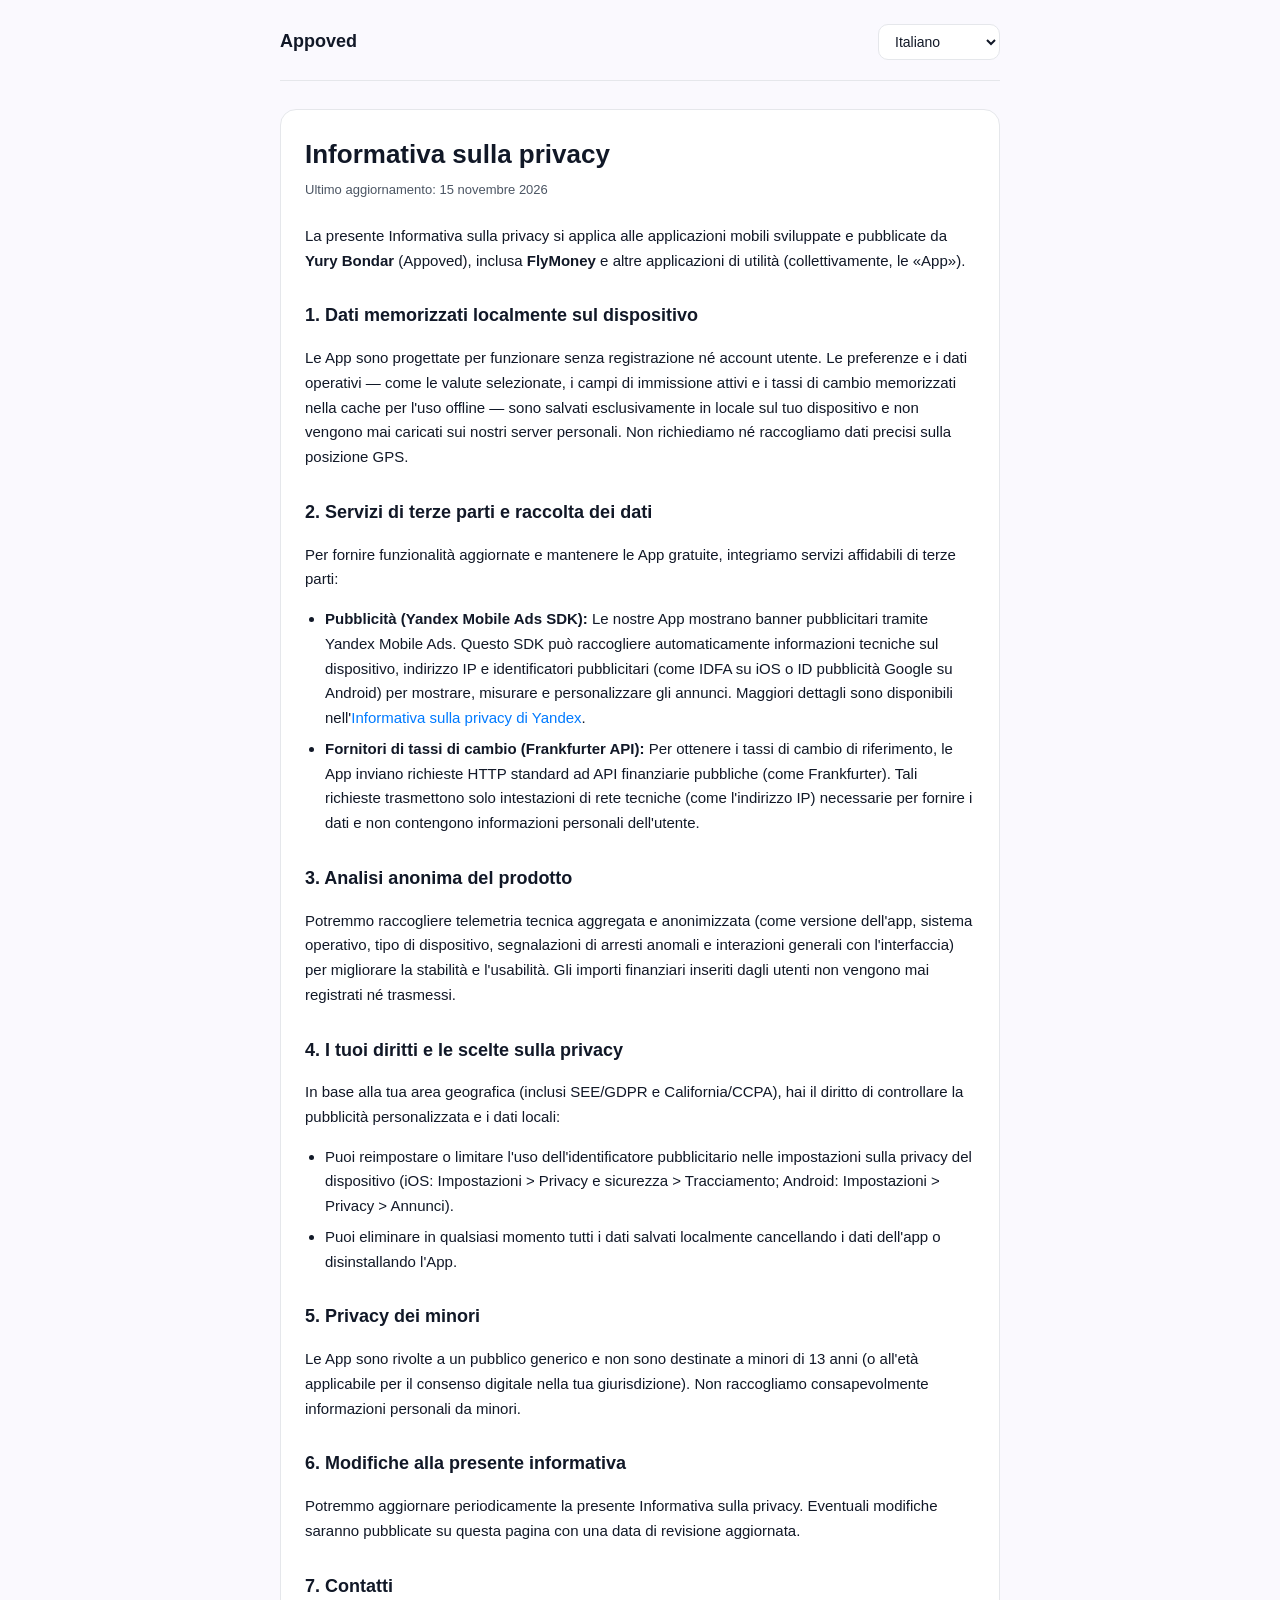
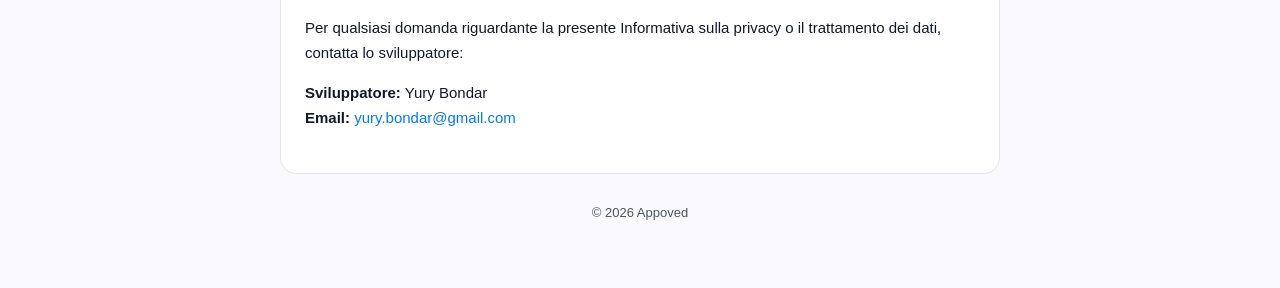
<file: privacy/it/index.html>
<!DOCTYPE html>
<html lang="it">
<head>
  <meta charset="UTF-8">
  <meta name="viewport" content="width=device-width, initial-scale=1.0">
  <title>Informativa sulla privacy — Appoved</title>
  <link rel="stylesheet" href="../../assets/style.css">
</head>
<body>
  <div class="container">
    <header>
      <a class="brand" href="../../">Appoved</a>
      <select class="lang-select" aria-label="Language" onchange="if (this.value) window.location.href = this.value;">
        <option value="../en/">English</option>
        <option value="../be/">Беларуская</option>
        <option value="../ru/">Русский</option>
        <option value="../pl/">Polski</option>
        <option value="../uk/">Українська</option>
        <option value="../de/">Deutsch</option>
        <option value="../fr/">Français</option>
        <option value="../es/">Español</option>
        <option value="../it/" selected>Italiano</option>
        <option value="../pt/">Português</option>
        <option value="../tr/">Türkçe</option>
        <option value="../zh-Hans/">简体中文</option>
        <option value="../ja/">日本語</option>
      </select>
    </header>
    <main>
      <h1>Informativa sulla privacy</h1>
      <p class="updated">Ultimo aggiornamento: 15 novembre 2026</p>
      <p>La presente Informativa sulla privacy si applica alle applicazioni mobili sviluppate e pubblicate da <strong>Yury Bondar</strong> (Appoved), inclusa <strong>FlyMoney</strong> e altre applicazioni di utilità (collettivamente, le «App»).</p>
      <h2>1. Dati memorizzati localmente sul dispositivo</h2>
      <p>Le App sono progettate per funzionare senza registrazione né account utente. Le preferenze e i dati operativi — come le valute selezionate, i campi di immissione attivi e i tassi di cambio memorizzati nella cache per l'uso offline — sono salvati esclusivamente in locale sul tuo dispositivo e non vengono mai caricati sui nostri server personali. Non richiediamo né raccogliamo dati precisi sulla posizione GPS.</p>
      <h2>2. Servizi di terze parti e raccolta dei dati</h2>
      <p>Per fornire funzionalità aggiornate e mantenere le App gratuite, integriamo servizi affidabili di terze parti:</p>
      <ul>
        <li><strong>Pubblicità (Yandex Mobile Ads SDK):</strong> Le nostre App mostrano banner pubblicitari tramite Yandex Mobile Ads. Questo SDK può raccogliere automaticamente informazioni tecniche sul dispositivo, indirizzo IP e identificatori pubblicitari (come IDFA su iOS o ID pubblicità Google su Android) per mostrare, misurare e personalizzare gli annunci. Maggiori dettagli sono disponibili nell'<a href="https://yandex.com/legal/confidential/" target="_blank" rel="noopener noreferrer">Informativa sulla privacy di Yandex</a>.</li>
        <li><strong>Fornitori di tassi di cambio (Frankfurter API):</strong> Per ottenere i tassi di cambio di riferimento, le App inviano richieste HTTP standard ad API finanziarie pubbliche (come Frankfurter). Tali richieste trasmettono solo intestazioni di rete tecniche (come l'indirizzo IP) necessarie per fornire i dati e non contengono informazioni personali dell'utente.</li>
      </ul>
      <h2>3. Analisi anonima del prodotto</h2>
      <p>Potremmo raccogliere telemetria tecnica aggregata e anonimizzata (come versione dell'app, sistema operativo, tipo di dispositivo, segnalazioni di arresti anomali e interazioni generali con l'interfaccia) per migliorare la stabilità e l'usabilità. Gli importi finanziari inseriti dagli utenti non vengono mai registrati né trasmessi.</p>
      <h2>4. I tuoi diritti e le scelte sulla privacy</h2>
      <p>In base alla tua area geografica (inclusi SEE/GDPR e California/CCPA), hai il diritto di controllare la pubblicità personalizzata e i dati locali:</p>
      <ul>
        <li>Puoi reimpostare o limitare l'uso dell'identificatore pubblicitario nelle impostazioni sulla privacy del dispositivo (iOS: Impostazioni &gt; Privacy e sicurezza &gt; Tracciamento; Android: Impostazioni &gt; Privacy &gt; Annunci).</li>
        <li>Puoi eliminare in qualsiasi momento tutti i dati salvati localmente cancellando i dati dell'app o disinstallando l'App.</li>
      </ul>
      <h2>5. Privacy dei minori</h2>
      <p>Le App sono rivolte a un pubblico generico e non sono destinate a minori di 13 anni (o all'età applicabile per il consenso digitale nella tua giurisdizione). Non raccogliamo consapevolmente informazioni personali da minori.</p>
      <h2>6. Modifiche alla presente informativa</h2>
      <p>Potremmo aggiornare periodicamente la presente Informativa sulla privacy. Eventuali modifiche saranno pubblicate su questa pagina con una data di revisione aggiornata.</p>
      <h2>7. Contatti</h2>
      <p>Per qualsiasi domanda riguardante la presente Informativa sulla privacy o il trattamento dei dati, contatta lo sviluppatore:</p>
      <p><strong>Sviluppatore:</strong> Yury Bondar<br><strong>Email:</strong> <a href="mailto:yury.bondar@gmail.com">yury.bondar@gmail.com</a></p>
    </main>
    <footer>&copy; 2026 Appoved</footer>
  </div>
</body>
</html>
</file>
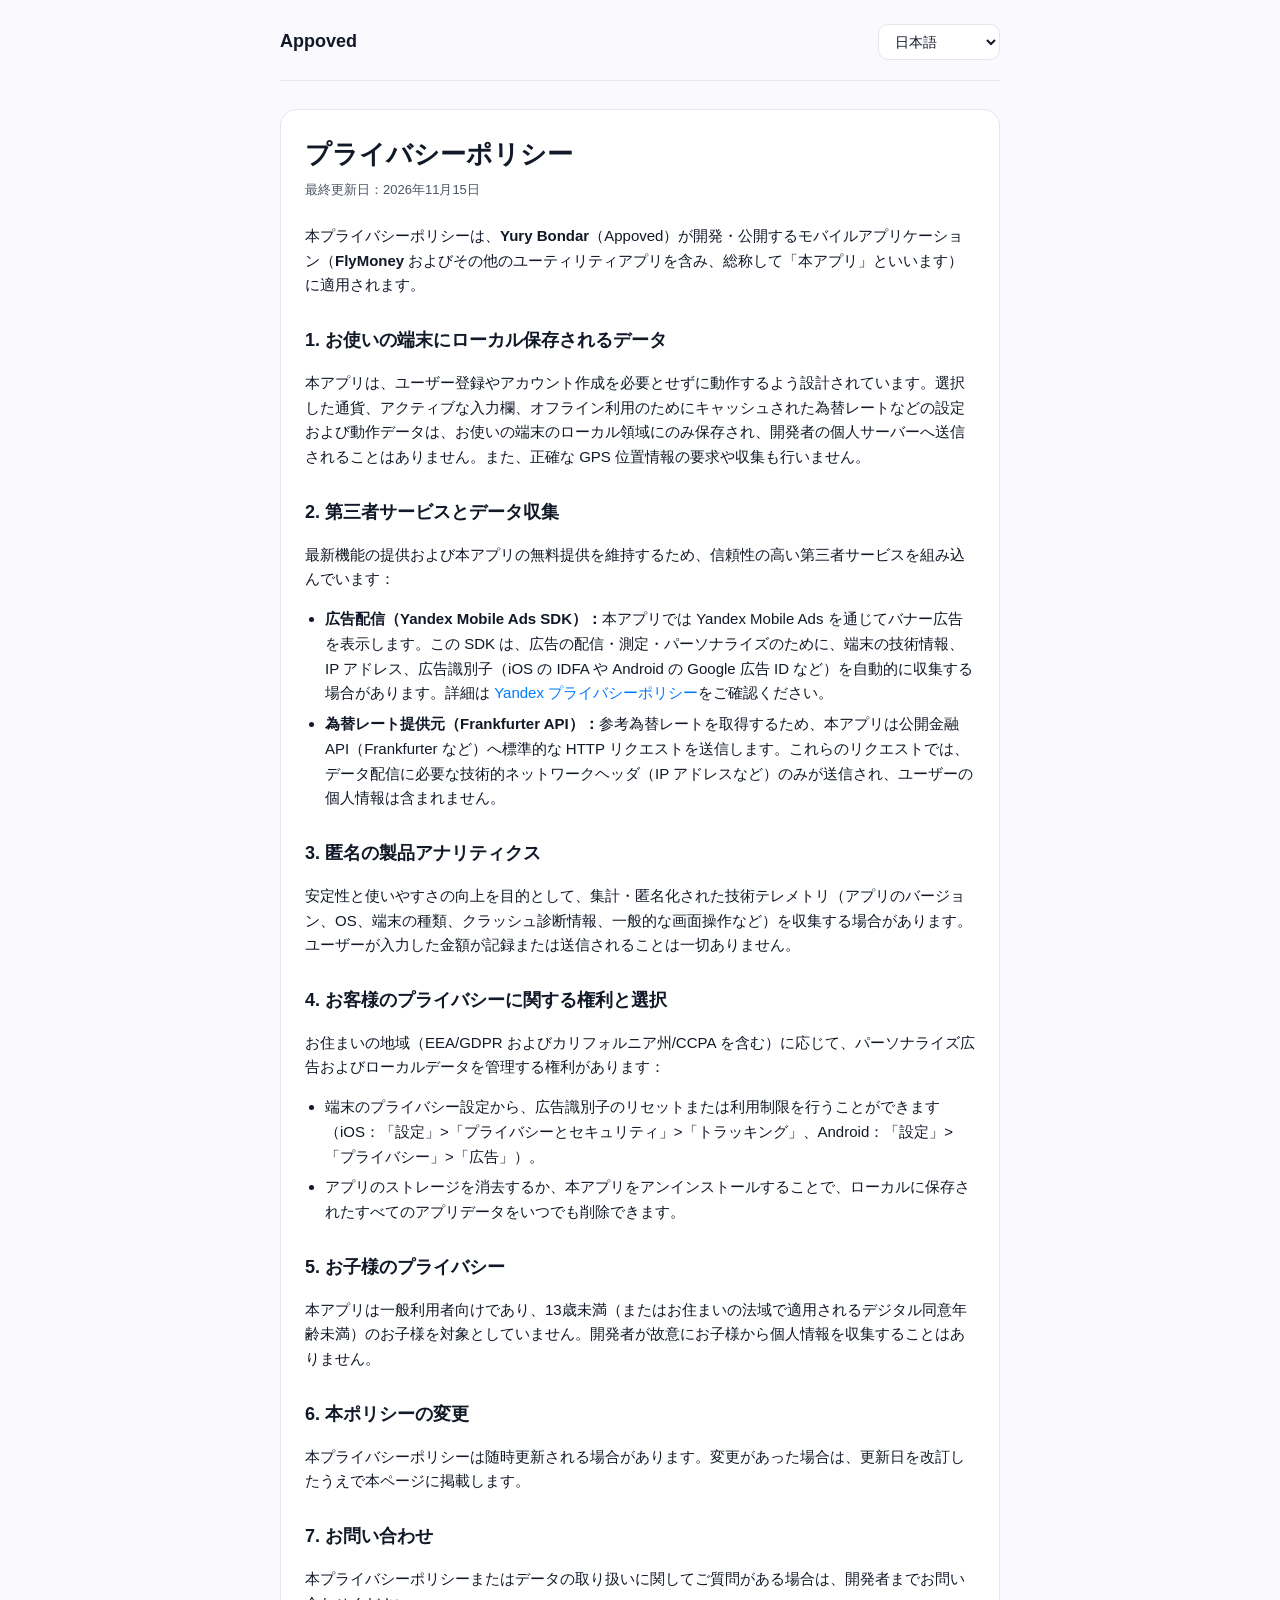
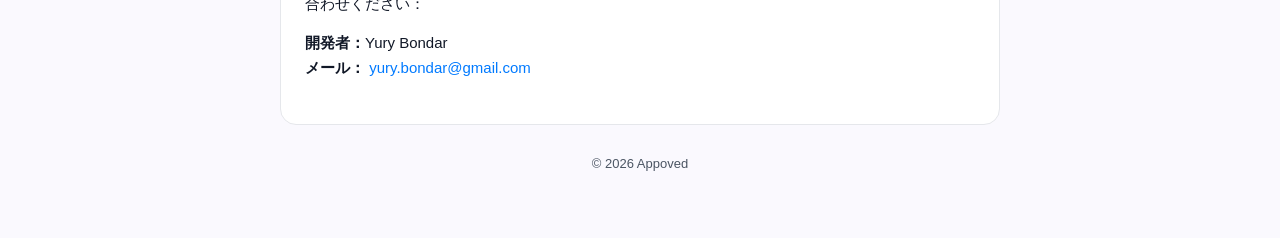
<file: privacy/ja/index.html>
<!DOCTYPE html>
<html lang="ja">
<head>
  <meta charset="UTF-8">
  <meta name="viewport" content="width=device-width, initial-scale=1.0">
  <title>プライバシーポリシー — Appoved</title>
  <link rel="stylesheet" href="../../assets/style.css">
</head>
<body>
  <div class="container">
    <header>
      <a class="brand" href="../../">Appoved</a>
      <select class="lang-select" aria-label="Language" onchange="if (this.value) window.location.href = this.value;">
        <option value="../en/">English</option>
        <option value="../be/">Беларуская</option>
        <option value="../ru/">Русский</option>
        <option value="../pl/">Polski</option>
        <option value="../uk/">Українська</option>
        <option value="../de/">Deutsch</option>
        <option value="../fr/">Français</option>
        <option value="../es/">Español</option>
        <option value="../it/">Italiano</option>
        <option value="../pt/">Português</option>
        <option value="../tr/">Türkçe</option>
        <option value="../zh-Hans/">简体中文</option>
        <option value="../ja/" selected>日本語</option>
      </select>
    </header>
    <main>
      <h1>プライバシーポリシー</h1>
      <p class="updated">最終更新日：2026年11月15日</p>
      <p>本プライバシーポリシーは、<strong>Yury Bondar</strong>（Appoved）が開発・公開するモバイルアプリケーション（<strong>FlyMoney</strong> およびその他のユーティリティアプリを含み、総称して「本アプリ」といいます）に適用されます。</p>
      <h2>1. お使いの端末にローカル保存されるデータ</h2>
      <p>本アプリは、ユーザー登録やアカウント作成を必要とせずに動作するよう設計されています。選択した通貨、アクティブな入力欄、オフライン利用のためにキャッシュされた為替レートなどの設定および動作データは、お使いの端末のローカル領域にのみ保存され、開発者の個人サーバーへ送信されることはありません。また、正確な GPS 位置情報の要求や収集も行いません。</p>
      <h2>2. 第三者サービスとデータ収集</h2>
      <p>最新機能の提供および本アプリの無料提供を維持するため、信頼性の高い第三者サービスを組み込んでいます：</p>
      <ul>
        <li><strong>広告配信（Yandex Mobile Ads SDK）：</strong>本アプリでは Yandex Mobile Ads を通じてバナー広告を表示します。この SDK は、広告の配信・測定・パーソナライズのために、端末の技術情報、IP アドレス、広告識別子（iOS の IDFA や Android の Google 広告 ID など）を自動的に収集する場合があります。詳細は <a href="https://yandex.com/legal/confidential/" target="_blank" rel="noopener noreferrer">Yandex プライバシーポリシー</a>をご確認ください。</li>
        <li><strong>為替レート提供元（Frankfurter API）：</strong>参考為替レートを取得するため、本アプリは公開金融 API（Frankfurter など）へ標準的な HTTP リクエストを送信します。これらのリクエストでは、データ配信に必要な技術的ネットワークヘッダ（IP アドレスなど）のみが送信され、ユーザーの個人情報は含まれません。</li>
      </ul>
      <h2>3. 匿名の製品アナリティクス</h2>
      <p>安定性と使いやすさの向上を目的として、集計・匿名化された技術テレメトリ（アプリのバージョン、OS、端末の種類、クラッシュ診断情報、一般的な画面操作など）を収集する場合があります。ユーザーが入力した金額が記録または送信されることは一切ありません。</p>
      <h2>4. お客様のプライバシーに関する権利と選択</h2>
      <p>お住まいの地域（EEA/GDPR およびカリフォルニア州/CCPA を含む）に応じて、パーソナライズ広告およびローカルデータを管理する権利があります：</p>
      <ul>
        <li>端末のプライバシー設定から、広告識別子のリセットまたは利用制限を行うことができます（iOS：「設定」&gt;「プライバシーとセキュリティ」&gt;「トラッキング」、Android：「設定」&gt;「プライバシー」&gt;「広告」）。</li>
        <li>アプリのストレージを消去するか、本アプリをアンインストールすることで、ローカルに保存されたすべてのアプリデータをいつでも削除できます。</li>
      </ul>
      <h2>5. お子様のプライバシー</h2>
      <p>本アプリは一般利用者向けであり、13歳未満（またはお住まいの法域で適用されるデジタル同意年齢未満）のお子様を対象としていません。開発者が故意にお子様から個人情報を収集することはありません。</p>
      <h2>6. 本ポリシーの変更</h2>
      <p>本プライバシーポリシーは随時更新される場合があります。変更があった場合は、更新日を改訂したうえで本ページに掲載します。</p>
      <h2>7. お問い合わせ</h2>
      <p>本プライバシーポリシーまたはデータの取り扱いに関してご質問がある場合は、開発者までお問い合わせください：</p>
      <p><strong>開発者：</strong>Yury Bondar<br><strong>メール：</strong> <a href="mailto:yury.bondar@gmail.com">yury.bondar@gmail.com</a></p>
    </main>
    <footer>&copy; 2026 Appoved</footer>
  </div>
</body>
</html>
</file>
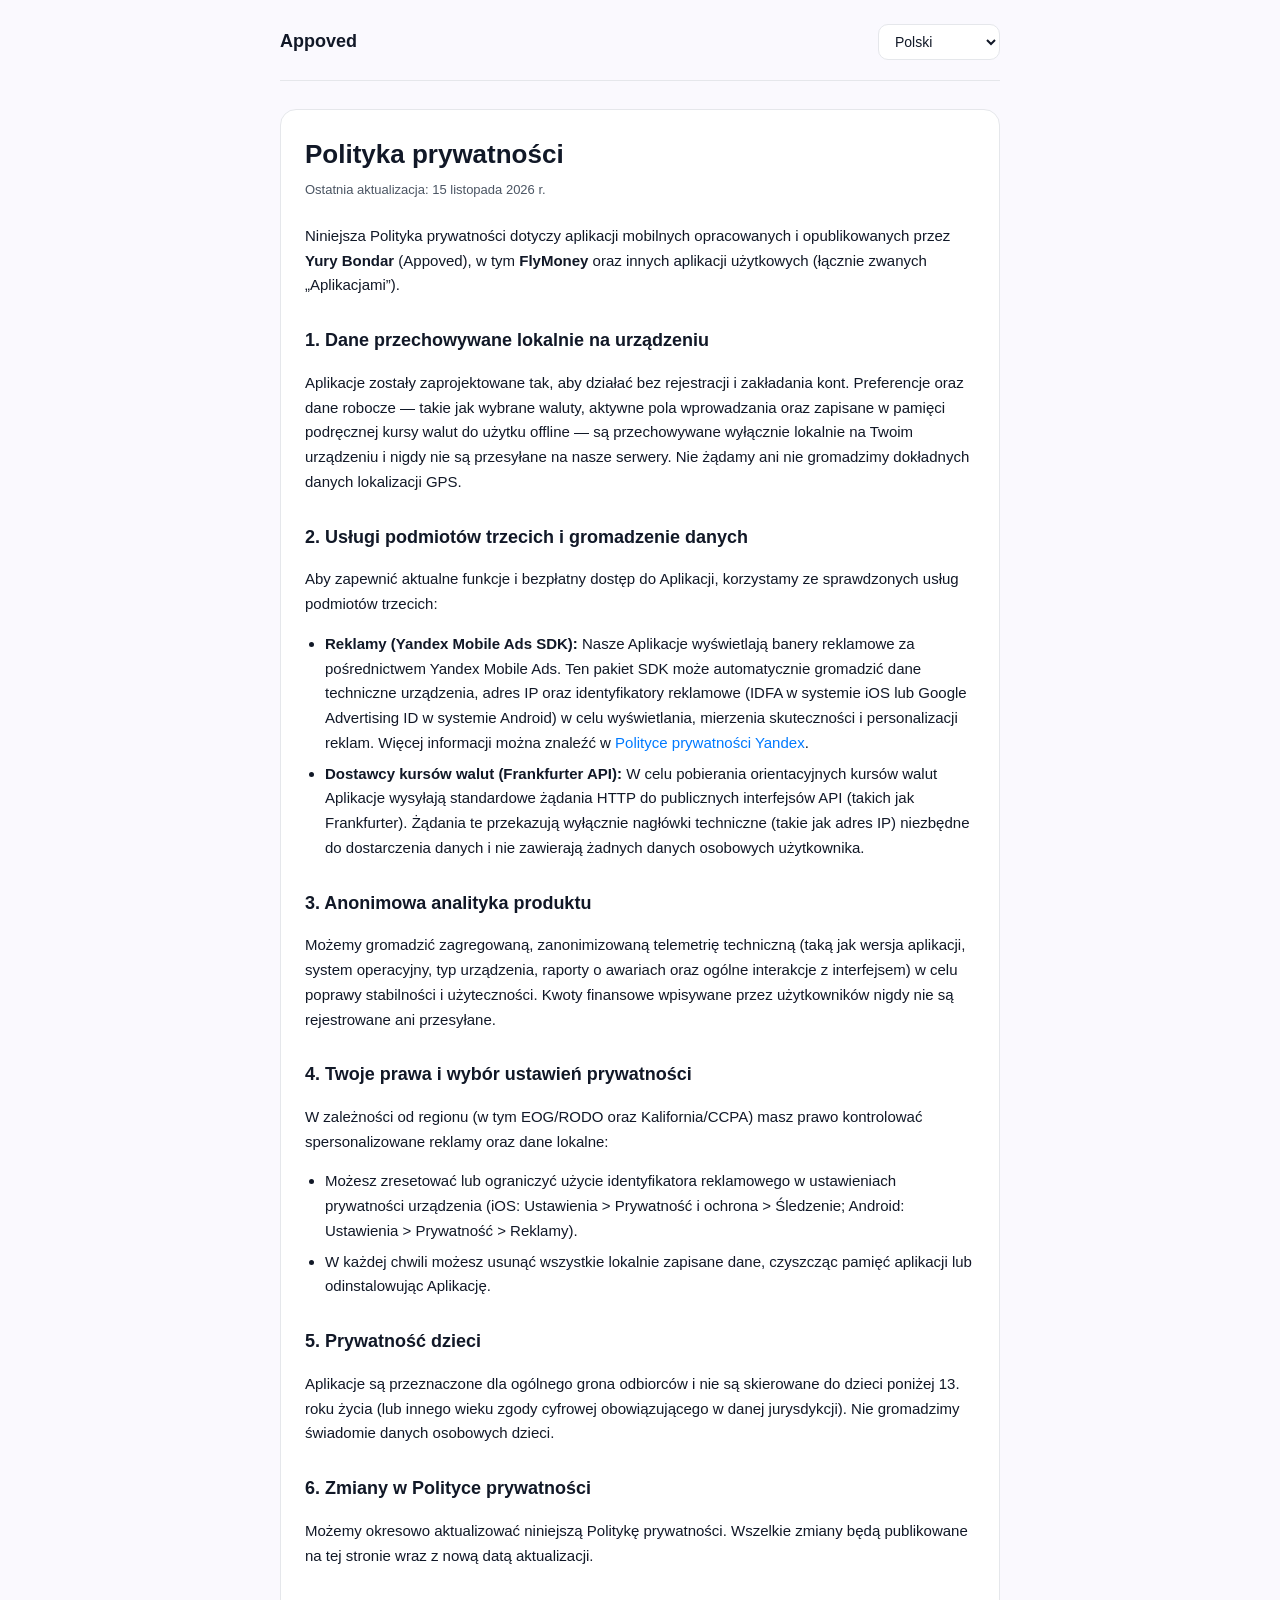
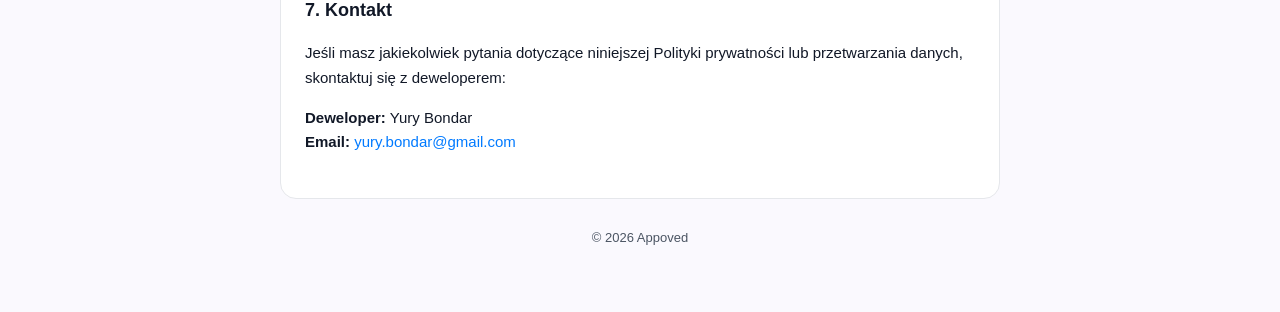
<file: privacy/pl/index.html>
<!DOCTYPE html>
<html lang="pl">
<head>
  <meta charset="UTF-8">
  <meta name="viewport" content="width=device-width, initial-scale=1.0">
  <title>Polityka prywatności — Appoved</title>
  <link rel="stylesheet" href="../../assets/style.css">
</head>
<body>
  <div class="container">
    <header>
      <a class="brand" href="../../">Appoved</a>
      <select class="lang-select" aria-label="Language" onchange="if (this.value) window.location.href = this.value;">
        <option value="../en/">English</option>
        <option value="../be/">Беларуская</option>
        <option value="../ru/">Русский</option>
        <option value="../pl/" selected>Polski</option>
        <option value="../uk/">Українська</option>
        <option value="../de/">Deutsch</option>
        <option value="../fr/">Français</option>
        <option value="../es/">Español</option>
        <option value="../it/">Italiano</option>
        <option value="../pt/">Português</option>
        <option value="../tr/">Türkçe</option>
        <option value="../zh-Hans/">简体中文</option>
        <option value="../ja/">日本語</option>
      </select>
    </header>
    <main>
      <h1>Polityka prywatności</h1>
      <p class="updated">Ostatnia aktualizacja: 15 listopada 2026 r.</p>
      <p>Niniejsza Polityka prywatności dotyczy aplikacji mobilnych opracowanych i opublikowanych przez <strong>Yury Bondar</strong> (Appoved), w tym <strong>FlyMoney</strong> oraz innych aplikacji użytkowych (łącznie zwanych „Aplikacjami”).</p>
      <h2>1. Dane przechowywane lokalnie na urządzeniu</h2>
      <p>Aplikacje zostały zaprojektowane tak, aby działać bez rejestracji i zakładania kont. Preferencje oraz dane robocze — takie jak wybrane waluty, aktywne pola wprowadzania oraz zapisane w pamięci podręcznej kursy walut do użytku offline — są przechowywane wyłącznie lokalnie na Twoim urządzeniu i nigdy nie są przesyłane na nasze serwery. Nie żądamy ani nie gromadzimy dokładnych danych lokalizacji GPS.</p>
      <h2>2. Usługi podmiotów trzecich i gromadzenie danych</h2>
      <p>Aby zapewnić aktualne funkcje i bezpłatny dostęp do Aplikacji, korzystamy ze sprawdzonych usług podmiotów trzecich:</p>
      <ul>
        <li><strong>Reklamy (Yandex Mobile Ads SDK):</strong> Nasze Aplikacje wyświetlają banery reklamowe za pośrednictwem Yandex Mobile Ads. Ten pakiet SDK może automatycznie gromadzić dane techniczne urządzenia, adres IP oraz identyfikatory reklamowe (IDFA w systemie iOS lub Google Advertising ID w systemie Android) w celu wyświetlania, mierzenia skuteczności i personalizacji reklam. Więcej informacji można znaleźć w <a href="https://yandex.com/legal/confidential/" target="_blank" rel="noopener noreferrer">Polityce prywatności Yandex</a>.</li>
        <li><strong>Dostawcy kursów walut (Frankfurter API):</strong> W celu pobierania orientacyjnych kursów walut Aplikacje wysyłają standardowe żądania HTTP do publicznych interfejsów API (takich jak Frankfurter). Żądania te przekazują wyłącznie nagłówki techniczne (takie jak adres IP) niezbędne do dostarczenia danych i nie zawierają żadnych danych osobowych użytkownika.</li>
      </ul>
      <h2>3. Anonimowa analityka produktu</h2>
      <p>Możemy gromadzić zagregowaną, zanonimizowaną telemetrię techniczną (taką jak wersja aplikacji, system operacyjny, typ urządzenia, raporty o awariach oraz ogólne interakcje z interfejsem) w celu poprawy stabilności i użyteczności. Kwoty finansowe wpisywane przez użytkowników nigdy nie są rejestrowane ani przesyłane.</p>
      <h2>4. Twoje prawa i wybór ustawień prywatności</h2>
      <p>W zależności od regionu (w tym EOG/RODO oraz Kalifornia/CCPA) masz prawo kontrolować spersonalizowane reklamy oraz dane lokalne:</p>
      <ul>
        <li>Możesz zresetować lub ograniczyć użycie identyfikatora reklamowego w ustawieniach prywatności urządzenia (iOS: Ustawienia &gt; Prywatność i ochrona &gt; Śledzenie; Android: Ustawienia &gt; Prywatność &gt; Reklamy).</li>
        <li>W każdej chwili możesz usunąć wszystkie lokalnie zapisane dane, czyszcząc pamięć aplikacji lub odinstalowując Aplikację.</li>
      </ul>
      <h2>5. Prywatność dzieci</h2>
      <p>Aplikacje są przeznaczone dla ogólnego grona odbiorców i nie są skierowane do dzieci poniżej 13. roku życia (lub innego wieku zgody cyfrowej obowiązującego w danej jurysdykcji). Nie gromadzimy świadomie danych osobowych dzieci.</p>
      <h2>6. Zmiany w Polityce prywatności</h2>
      <p>Możemy okresowo aktualizować niniejszą Politykę prywatności. Wszelkie zmiany będą publikowane na tej stronie wraz z nową datą aktualizacji.</p>
      <h2>7. Kontakt</h2>
      <p>Jeśli masz jakiekolwiek pytania dotyczące niniejszej Polityki prywatności lub przetwarzania danych, skontaktuj się z deweloperem:</p>
      <p><strong>Deweloper:</strong> Yury Bondar<br><strong>Email:</strong> <a href="mailto:yury.bondar@gmail.com">yury.bondar@gmail.com</a></p>
    </main>
    <footer>&copy; 2026 Appoved</footer>
  </div>
</body>
</html>
</file>
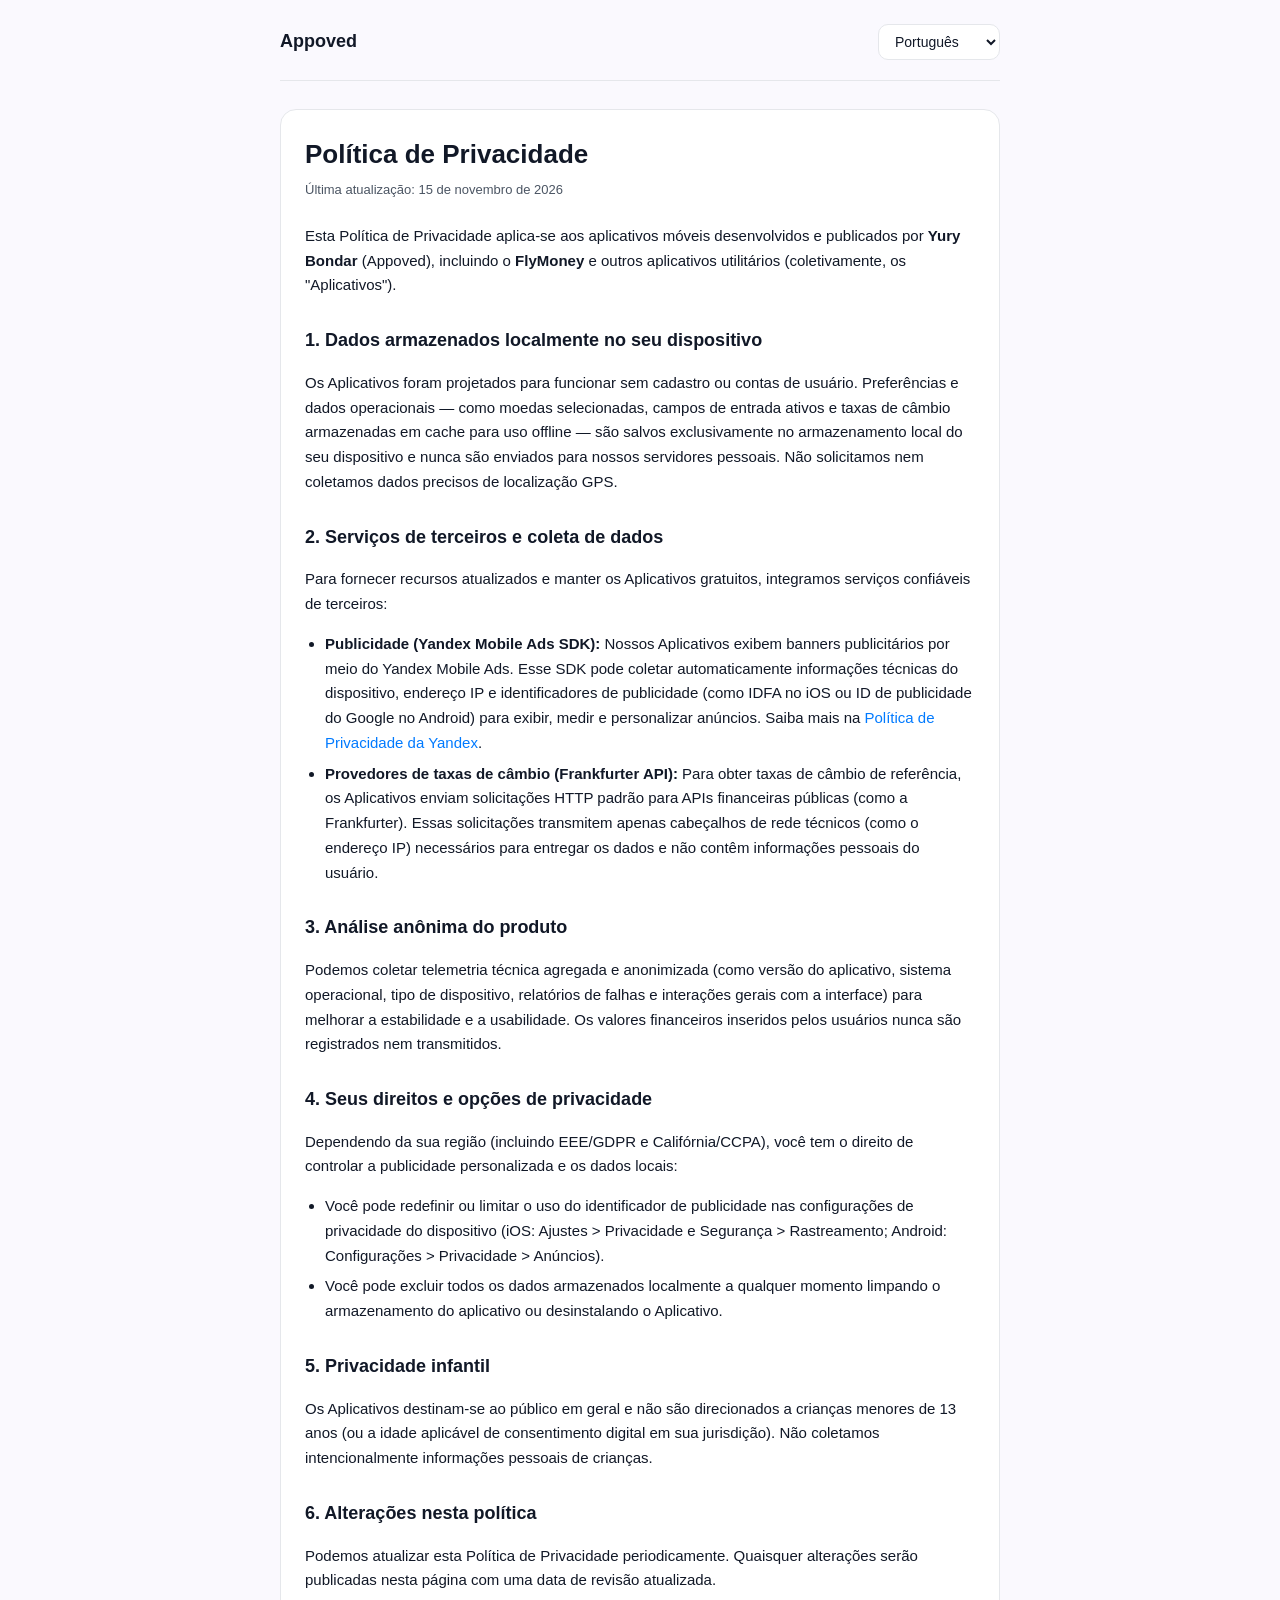
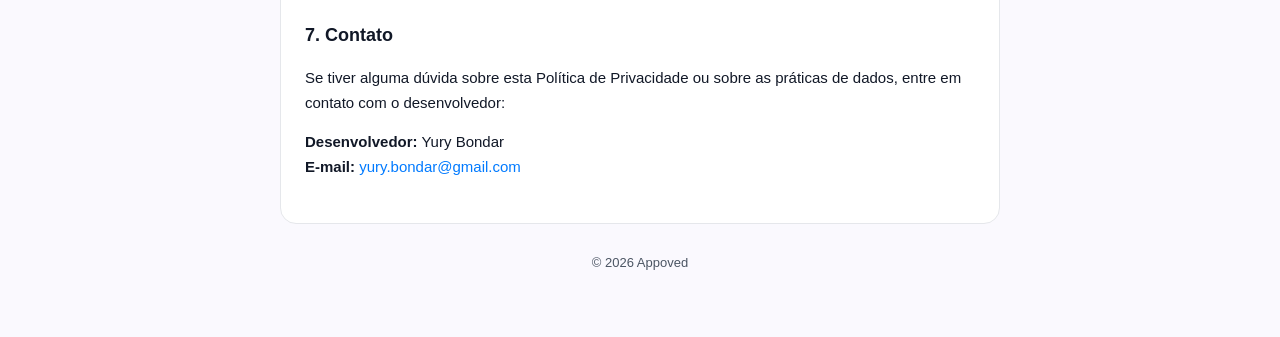
<file: privacy/pt/index.html>
<!DOCTYPE html>
<html lang="pt">
<head>
  <meta charset="UTF-8">
  <meta name="viewport" content="width=device-width, initial-scale=1.0">
  <title>Política de Privacidade — Appoved</title>
  <link rel="stylesheet" href="../../assets/style.css">
</head>
<body>
  <div class="container">
    <header>
      <a class="brand" href="../../">Appoved</a>
      <select class="lang-select" aria-label="Language" onchange="if (this.value) window.location.href = this.value;">
        <option value="../en/">English</option>
        <option value="../be/">Беларуская</option>
        <option value="../ru/">Русский</option>
        <option value="../pl/">Polski</option>
        <option value="../uk/">Українська</option>
        <option value="../de/">Deutsch</option>
        <option value="../fr/">Français</option>
        <option value="../es/">Español</option>
        <option value="../it/">Italiano</option>
        <option value="../pt/" selected>Português</option>
        <option value="../tr/">Türkçe</option>
        <option value="../zh-Hans/">简体中文</option>
        <option value="../ja/">日本語</option>
      </select>
    </header>
    <main>
      <h1>Política de Privacidade</h1>
      <p class="updated">Última atualização: 15 de novembro de 2026</p>
      <p>Esta Política de Privacidade aplica-se aos aplicativos móveis desenvolvidos e publicados por <strong>Yury Bondar</strong> (Appoved), incluindo o <strong>FlyMoney</strong> e outros aplicativos utilitários (coletivamente, os "Aplicativos").</p>
      <h2>1. Dados armazenados localmente no seu dispositivo</h2>
      <p>Os Aplicativos foram projetados para funcionar sem cadastro ou contas de usuário. Preferências e dados operacionais — como moedas selecionadas, campos de entrada ativos e taxas de câmbio armazenadas em cache para uso offline — são salvos exclusivamente no armazenamento local do seu dispositivo e nunca são enviados para nossos servidores pessoais. Não solicitamos nem coletamos dados precisos de localização GPS.</p>
      <h2>2. Serviços de terceiros e coleta de dados</h2>
      <p>Para fornecer recursos atualizados e manter os Aplicativos gratuitos, integramos serviços confiáveis de terceiros:</p>
      <ul>
        <li><strong>Publicidade (Yandex Mobile Ads SDK):</strong> Nossos Aplicativos exibem banners publicitários por meio do Yandex Mobile Ads. Esse SDK pode coletar automaticamente informações técnicas do dispositivo, endereço IP e identificadores de publicidade (como IDFA no iOS ou ID de publicidade do Google no Android) para exibir, medir e personalizar anúncios. Saiba mais na <a href="https://yandex.com/legal/confidential/" target="_blank" rel="noopener noreferrer">Política de Privacidade da Yandex</a>.</li>
        <li><strong>Provedores de taxas de câmbio (Frankfurter API):</strong> Para obter taxas de câmbio de referência, os Aplicativos enviam solicitações HTTP padrão para APIs financeiras públicas (como a Frankfurter). Essas solicitações transmitem apenas cabeçalhos de rede técnicos (como o endereço IP) necessários para entregar os dados e não contêm informações pessoais do usuário.</li>
      </ul>
      <h2>3. Análise anônima do produto</h2>
      <p>Podemos coletar telemetria técnica agregada e anonimizada (como versão do aplicativo, sistema operacional, tipo de dispositivo, relatórios de falhas e interações gerais com a interface) para melhorar a estabilidade e a usabilidade. Os valores financeiros inseridos pelos usuários nunca são registrados nem transmitidos.</p>
      <h2>4. Seus direitos e opções de privacidade</h2>
      <p>Dependendo da sua região (incluindo EEE/GDPR e Califórnia/CCPA), você tem o direito de controlar a publicidade personalizada e os dados locais:</p>
      <ul>
        <li>Você pode redefinir ou limitar o uso do identificador de publicidade nas configurações de privacidade do dispositivo (iOS: Ajustes &gt; Privacidade e Segurança &gt; Rastreamento; Android: Configurações &gt; Privacidade &gt; Anúncios).</li>
        <li>Você pode excluir todos os dados armazenados localmente a qualquer momento limpando o armazenamento do aplicativo ou desinstalando o Aplicativo.</li>
      </ul>
      <h2>5. Privacidade infantil</h2>
      <p>Os Aplicativos destinam-se ao público em geral e não são direcionados a crianças menores de 13 anos (ou a idade aplicável de consentimento digital em sua jurisdição). Não coletamos intencionalmente informações pessoais de crianças.</p>
      <h2>6. Alterações nesta política</h2>
      <p>Podemos atualizar esta Política de Privacidade periodicamente. Quaisquer alterações serão publicadas nesta página com uma data de revisão atualizada.</p>
      <h2>7. Contato</h2>
      <p>Se tiver alguma dúvida sobre esta Política de Privacidade ou sobre as práticas de dados, entre em contato com o desenvolvedor:</p>
      <p><strong>Desenvolvedor:</strong> Yury Bondar<br><strong>E-mail:</strong> <a href="mailto:yury.bondar@gmail.com">yury.bondar@gmail.com</a></p>
    </main>
    <footer>&copy; 2026 Appoved</footer>
  </div>
</body>
</html>
</file>
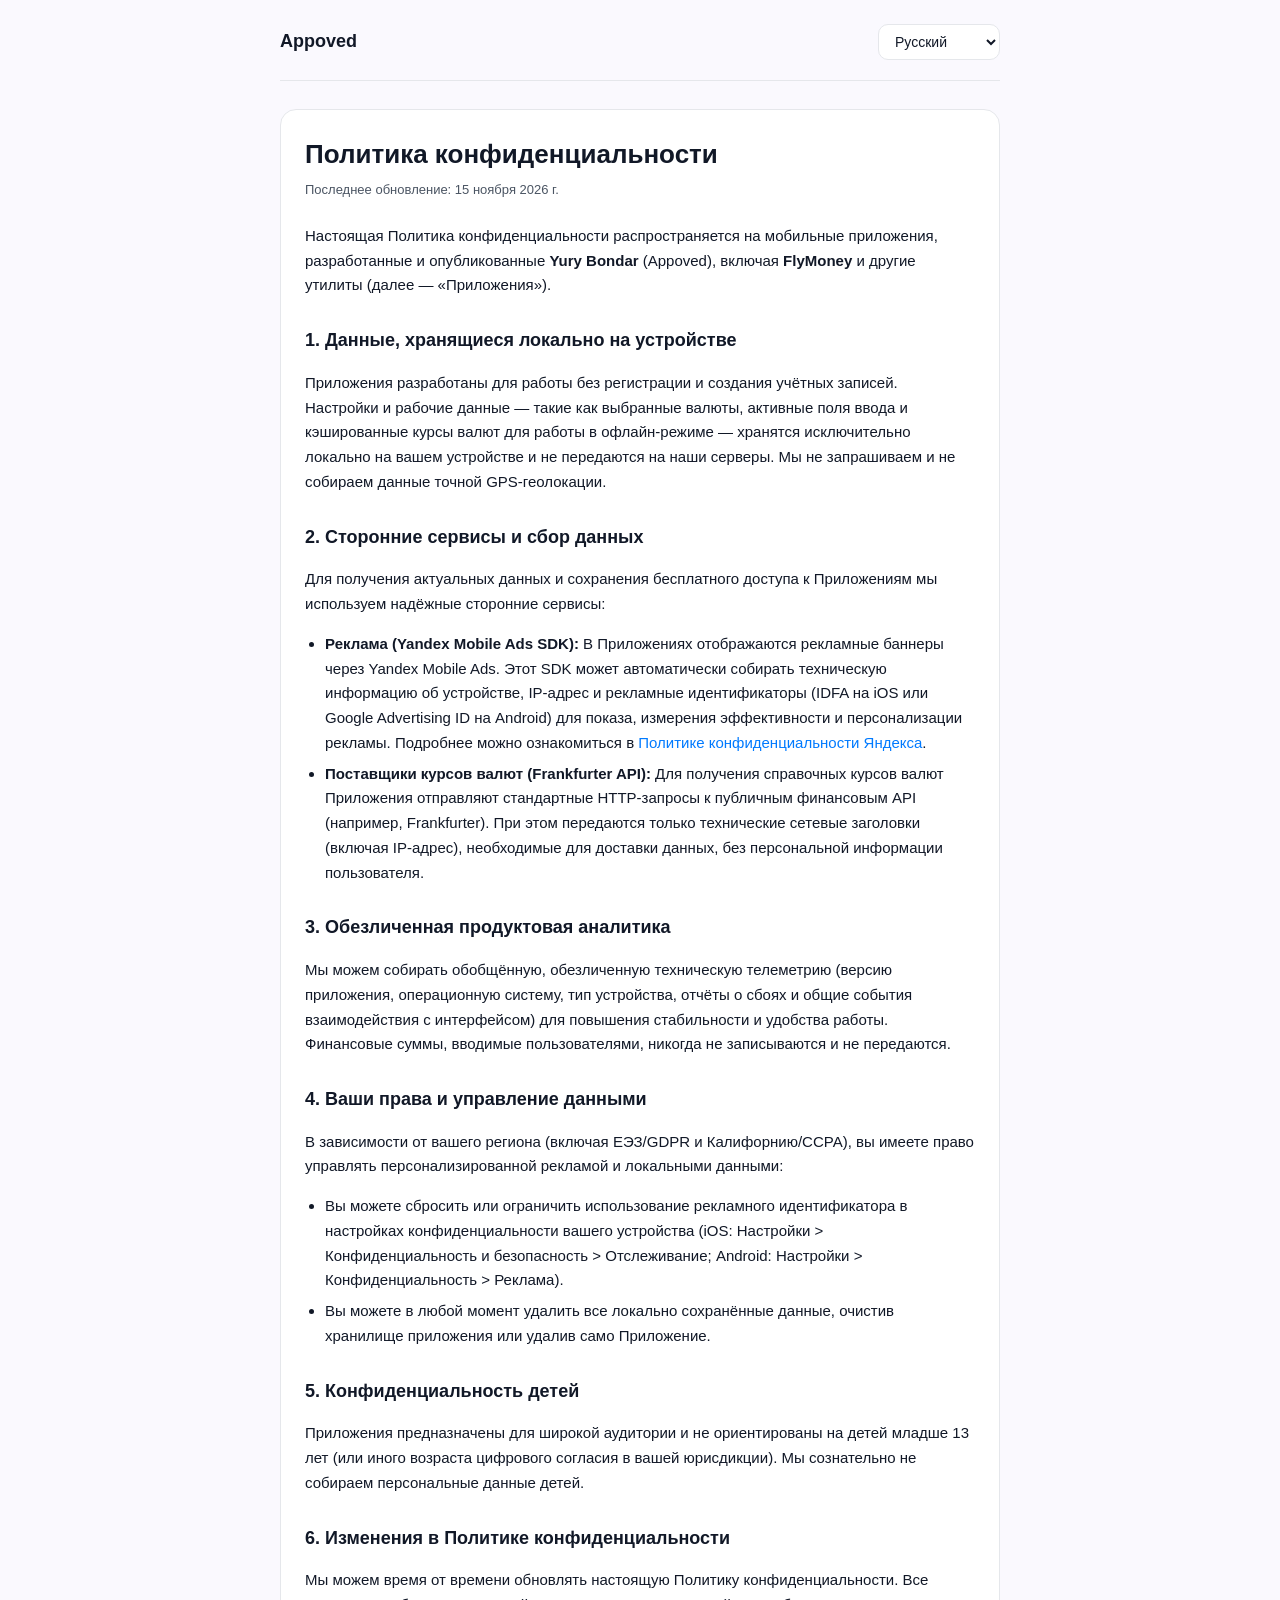
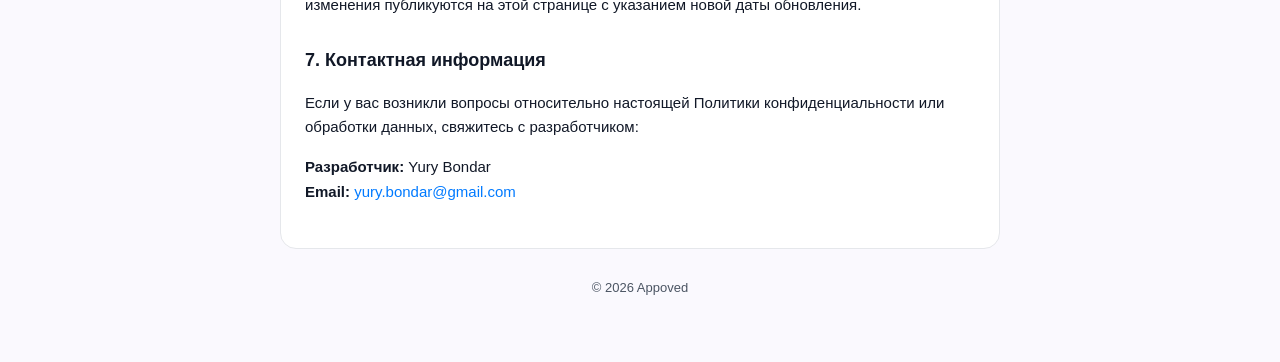
<file: privacy/ru/index.html>
<!DOCTYPE html>
<html lang="ru">
<head>
  <meta charset="UTF-8">
  <meta name="viewport" content="width=device-width, initial-scale=1.0">
  <title>Политика конфиденциальности — Appoved</title>
  <link rel="stylesheet" href="../../assets/style.css">
</head>
<body>
  <div class="container">
    <header>
      <a class="brand" href="../../">Appoved</a>
      <select class="lang-select" aria-label="Language" onchange="if (this.value) window.location.href = this.value;">
        <option value="../en/">English</option>
        <option value="../be/">Беларуская</option>
        <option value="../ru/" selected>Русский</option>
        <option value="../pl/">Polski</option>
        <option value="../uk/">Українська</option>
        <option value="../de/">Deutsch</option>
        <option value="../fr/">Français</option>
        <option value="../es/">Español</option>
        <option value="../it/">Italiano</option>
        <option value="../pt/">Português</option>
        <option value="../tr/">Türkçe</option>
        <option value="../zh-Hans/">简体中文</option>
        <option value="../ja/">日本語</option>
      </select>
    </header>
    <main>
      <h1>Политика конфиденциальности</h1>
      <p class="updated">Последнее обновление: 15 ноября 2026 г.</p>
      <p>Настоящая Политика конфиденциальности распространяется на мобильные приложения, разработанные и опубликованные <strong>Yury Bondar</strong> (Appoved), включая <strong>FlyMoney</strong> и другие утилиты (далее — «Приложения»).</p>
      <h2>1. Данные, хранящиеся локально на устройстве</h2>
      <p>Приложения разработаны для работы без регистрации и создания учётных записей. Настройки и рабочие данные — такие как выбранные валюты, активные поля ввода и кэшированные курсы валют для работы в офлайн-режиме — хранятся исключительно локально на вашем устройстве и не передаются на наши серверы. Мы не запрашиваем и не собираем данные точной GPS-геолокации.</p>
      <h2>2. Сторонние сервисы и сбор данных</h2>
      <p>Для получения актуальных данных и сохранения бесплатного доступа к Приложениям мы используем надёжные сторонние сервисы:</p>
      <ul>
        <li><strong>Реклама (Yandex Mobile Ads SDK):</strong> В Приложениях отображаются рекламные баннеры через Yandex Mobile Ads. Этот SDK может автоматически собирать техническую информацию об устройстве, IP-адрес и рекламные идентификаторы (IDFA на iOS или Google Advertising ID на Android) для показа, измерения эффективности и персонализации рекламы. Подробнее можно ознакомиться в <a href="https://yandex.com/legal/confidential/" target="_blank" rel="noopener noreferrer">Политике конфиденциальности Яндекса</a>.</li>
        <li><strong>Поставщики курсов валют (Frankfurter API):</strong> Для получения справочных курсов валют Приложения отправляют стандартные HTTP-запросы к публичным финансовым API (например, Frankfurter). При этом передаются только технические сетевые заголовки (включая IP-адрес), необходимые для доставки данных, без персональной информации пользователя.</li>
      </ul>
      <h2>3. Обезличенная продуктовая аналитика</h2>
      <p>Мы можем собирать обобщённую, обезличенную техническую телеметрию (версию приложения, операционную систему, тип устройства, отчёты о сбоях и общие события взаимодействия с интерфейсом) для повышения стабильности и удобства работы. Финансовые суммы, вводимые пользователями, никогда не записываются и не передаются.</p>
      <h2>4. Ваши права и управление данными</h2>
      <p>В зависимости от вашего региона (включая ЕЭЗ/GDPR и Калифорнию/CCPA), вы имеете право управлять персонализированной рекламой и локальными данными:</p>
      <ul>
        <li>Вы можете сбросить или ограничить использование рекламного идентификатора в настройках конфиденциальности вашего устройства (iOS: Настройки &gt; Конфиденциальность и безопасность &gt; Отслеживание; Android: Настройки &gt; Конфиденциальность &gt; Реклама).</li>
        <li>Вы можете в любой момент удалить все локально сохранённые данные, очистив хранилище приложения или удалив само Приложение.</li>
      </ul>
      <h2>5. Конфиденциальность детей</h2>
      <p>Приложения предназначены для широкой аудитории и не ориентированы на детей младше 13 лет (или иного возраста цифрового согласия в вашей юрисдикции). Мы сознательно не собираем персональные данные детей.</p>
      <h2>6. Изменения в Политике конфиденциальности</h2>
      <p>Мы можем время от времени обновлять настоящую Политику конфиденциальности. Все изменения публикуются на этой странице с указанием новой даты обновления.</p>
      <h2>7. Контактная информация</h2>
      <p>Если у вас возникли вопросы относительно настоящей Политики конфиденциальности или обработки данных, свяжитесь с разработчиком:</p>
      <p><strong>Разработчик:</strong> Yury Bondar<br><strong>Email:</strong> <a href="mailto:yury.bondar@gmail.com">yury.bondar@gmail.com</a></p>
    </main>
    <footer>&copy; 2026 Appoved</footer>
  </div>
</body>
</html>
</file>
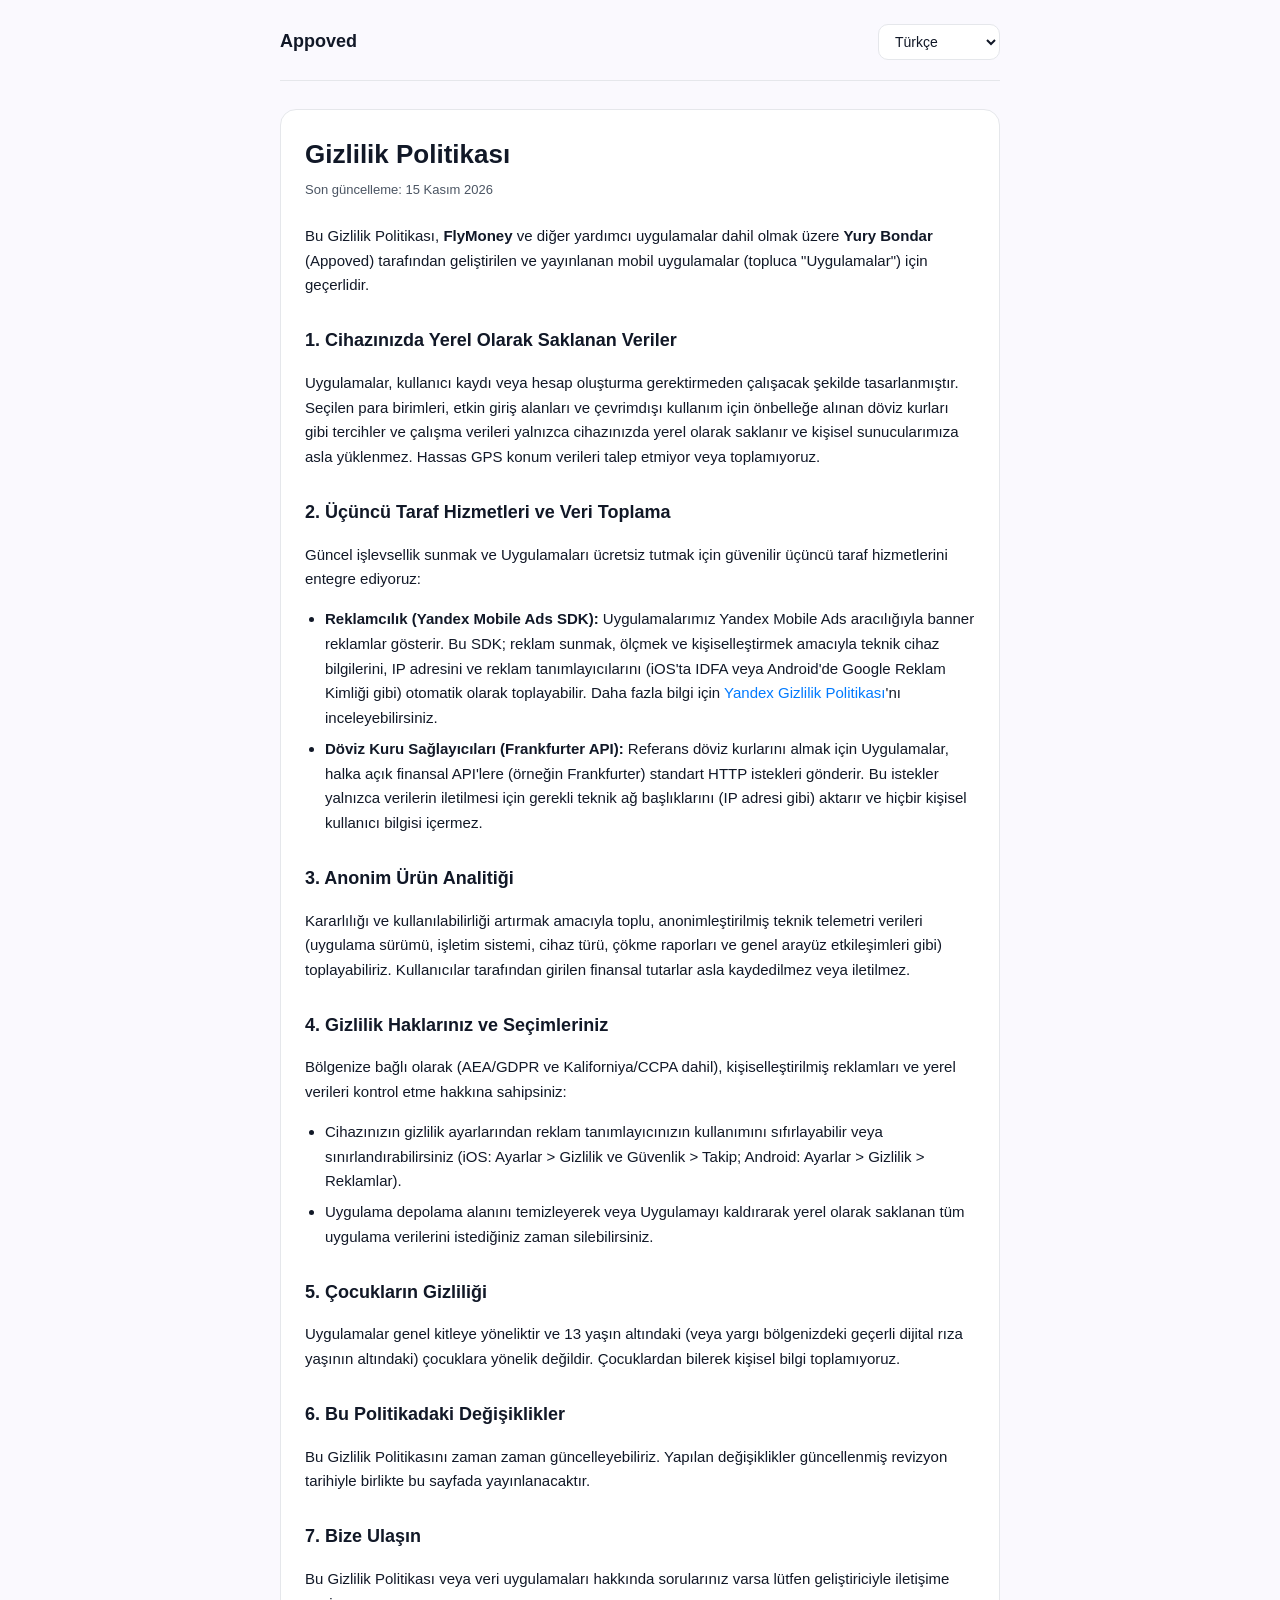
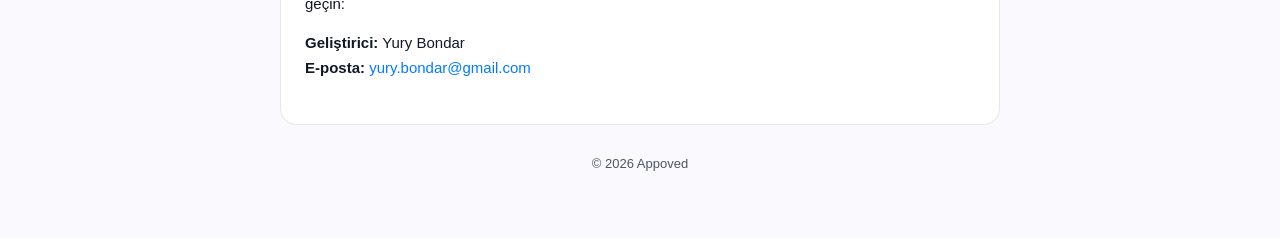
<file: privacy/tr/index.html>
<!DOCTYPE html>
<html lang="tr">
<head>
  <meta charset="UTF-8">
  <meta name="viewport" content="width=device-width, initial-scale=1.0">
  <title>Gizlilik Politikası — Appoved</title>
  <link rel="stylesheet" href="../../assets/style.css">
</head>
<body>
  <div class="container">
    <header>
      <a class="brand" href="../../">Appoved</a>
      <select class="lang-select" aria-label="Language" onchange="if (this.value) window.location.href = this.value;">
        <option value="../en/">English</option>
        <option value="../be/">Беларуская</option>
        <option value="../ru/">Русский</option>
        <option value="../pl/">Polski</option>
        <option value="../uk/">Українська</option>
        <option value="../de/">Deutsch</option>
        <option value="../fr/">Français</option>
        <option value="../es/">Español</option>
        <option value="../it/">Italiano</option>
        <option value="../pt/">Português</option>
        <option value="../tr/" selected>Türkçe</option>
        <option value="../zh-Hans/">简体中文</option>
        <option value="../ja/">日本語</option>
      </select>
    </header>
    <main>
      <h1>Gizlilik Politikası</h1>
      <p class="updated">Son güncelleme: 15 Kasım 2026</p>
      <p>Bu Gizlilik Politikası, <strong>FlyMoney</strong> ve diğer yardımcı uygulamalar dahil olmak üzere <strong>Yury Bondar</strong> (Appoved) tarafından geliştirilen ve yayınlanan mobil uygulamalar (topluca "Uygulamalar") için geçerlidir.</p>
      <h2>1. Cihazınızda Yerel Olarak Saklanan Veriler</h2>
      <p>Uygulamalar, kullanıcı kaydı veya hesap oluşturma gerektirmeden çalışacak şekilde tasarlanmıştır. Seçilen para birimleri, etkin giriş alanları ve çevrimdışı kullanım için önbelleğe alınan döviz kurları gibi tercihler ve çalışma verileri yalnızca cihazınızda yerel olarak saklanır ve kişisel sunucularımıza asla yüklenmez. Hassas GPS konum verileri talep etmiyor veya toplamıyoruz.</p>
      <h2>2. Üçüncü Taraf Hizmetleri ve Veri Toplama</h2>
      <p>Güncel işlevsellik sunmak ve Uygulamaları ücretsiz tutmak için güvenilir üçüncü taraf hizmetlerini entegre ediyoruz:</p>
      <ul>
        <li><strong>Reklamcılık (Yandex Mobile Ads SDK):</strong> Uygulamalarımız Yandex Mobile Ads aracılığıyla banner reklamlar gösterir. Bu SDK; reklam sunmak, ölçmek ve kişiselleştirmek amacıyla teknik cihaz bilgilerini, IP adresini ve reklam tanımlayıcılarını (iOS'ta IDFA veya Android'de Google Reklam Kimliği gibi) otomatik olarak toplayabilir. Daha fazla bilgi için <a href="https://yandex.com/legal/confidential/" target="_blank" rel="noopener noreferrer">Yandex Gizlilik Politikası</a>'nı inceleyebilirsiniz.</li>
        <li><strong>Döviz Kuru Sağlayıcıları (Frankfurter API):</strong> Referans döviz kurlarını almak için Uygulamalar, halka açık finansal API'lere (örneğin Frankfurter) standart HTTP istekleri gönderir. Bu istekler yalnızca verilerin iletilmesi için gerekli teknik ağ başlıklarını (IP adresi gibi) aktarır ve hiçbir kişisel kullanıcı bilgisi içermez.</li>
      </ul>
      <h2>3. Anonim Ürün Analitiği</h2>
      <p>Kararlılığı ve kullanılabilirliği artırmak amacıyla toplu, anonimleştirilmiş teknik telemetri verileri (uygulama sürümü, işletim sistemi, cihaz türü, çökme raporları ve genel arayüz etkileşimleri gibi) toplayabiliriz. Kullanıcılar tarafından girilen finansal tutarlar asla kaydedilmez veya iletilmez.</p>
      <h2>4. Gizlilik Haklarınız ve Seçimleriniz</h2>
      <p>Bölgenize bağlı olarak (AEA/GDPR ve Kaliforniya/CCPA dahil), kişiselleştirilmiş reklamları ve yerel verileri kontrol etme hakkına sahipsiniz:</p>
      <ul>
        <li>Cihazınızın gizlilik ayarlarından reklam tanımlayıcınızın kullanımını sıfırlayabilir veya sınırlandırabilirsiniz (iOS: Ayarlar &gt; Gizlilik ve Güvenlik &gt; Takip; Android: Ayarlar &gt; Gizlilik &gt; Reklamlar).</li>
        <li>Uygulama depolama alanını temizleyerek veya Uygulamayı kaldırarak yerel olarak saklanan tüm uygulama verilerini istediğiniz zaman silebilirsiniz.</li>
      </ul>
      <h2>5. Çocukların Gizliliği</h2>
      <p>Uygulamalar genel kitleye yöneliktir ve 13 yaşın altındaki (veya yargı bölgenizdeki geçerli dijital rıza yaşının altındaki) çocuklara yönelik değildir. Çocuklardan bilerek kişisel bilgi toplamıyoruz.</p>
      <h2>6. Bu Politikadaki Değişiklikler</h2>
      <p>Bu Gizlilik Politikasını zaman zaman güncelleyebiliriz. Yapılan değişiklikler güncellenmiş revizyon tarihiyle birlikte bu sayfada yayınlanacaktır.</p>
      <h2>7. Bize Ulaşın</h2>
      <p>Bu Gizlilik Politikası veya veri uygulamaları hakkında sorularınız varsa lütfen geliştiriciyle iletişime geçin:</p>
      <p><strong>Geliştirici:</strong> Yury Bondar<br><strong>E-posta:</strong> <a href="mailto:yury.bondar@gmail.com">yury.bondar@gmail.com</a></p>
    </main>
    <footer>&copy; 2026 Appoved</footer>
  </div>
</body>
</html>
</file>
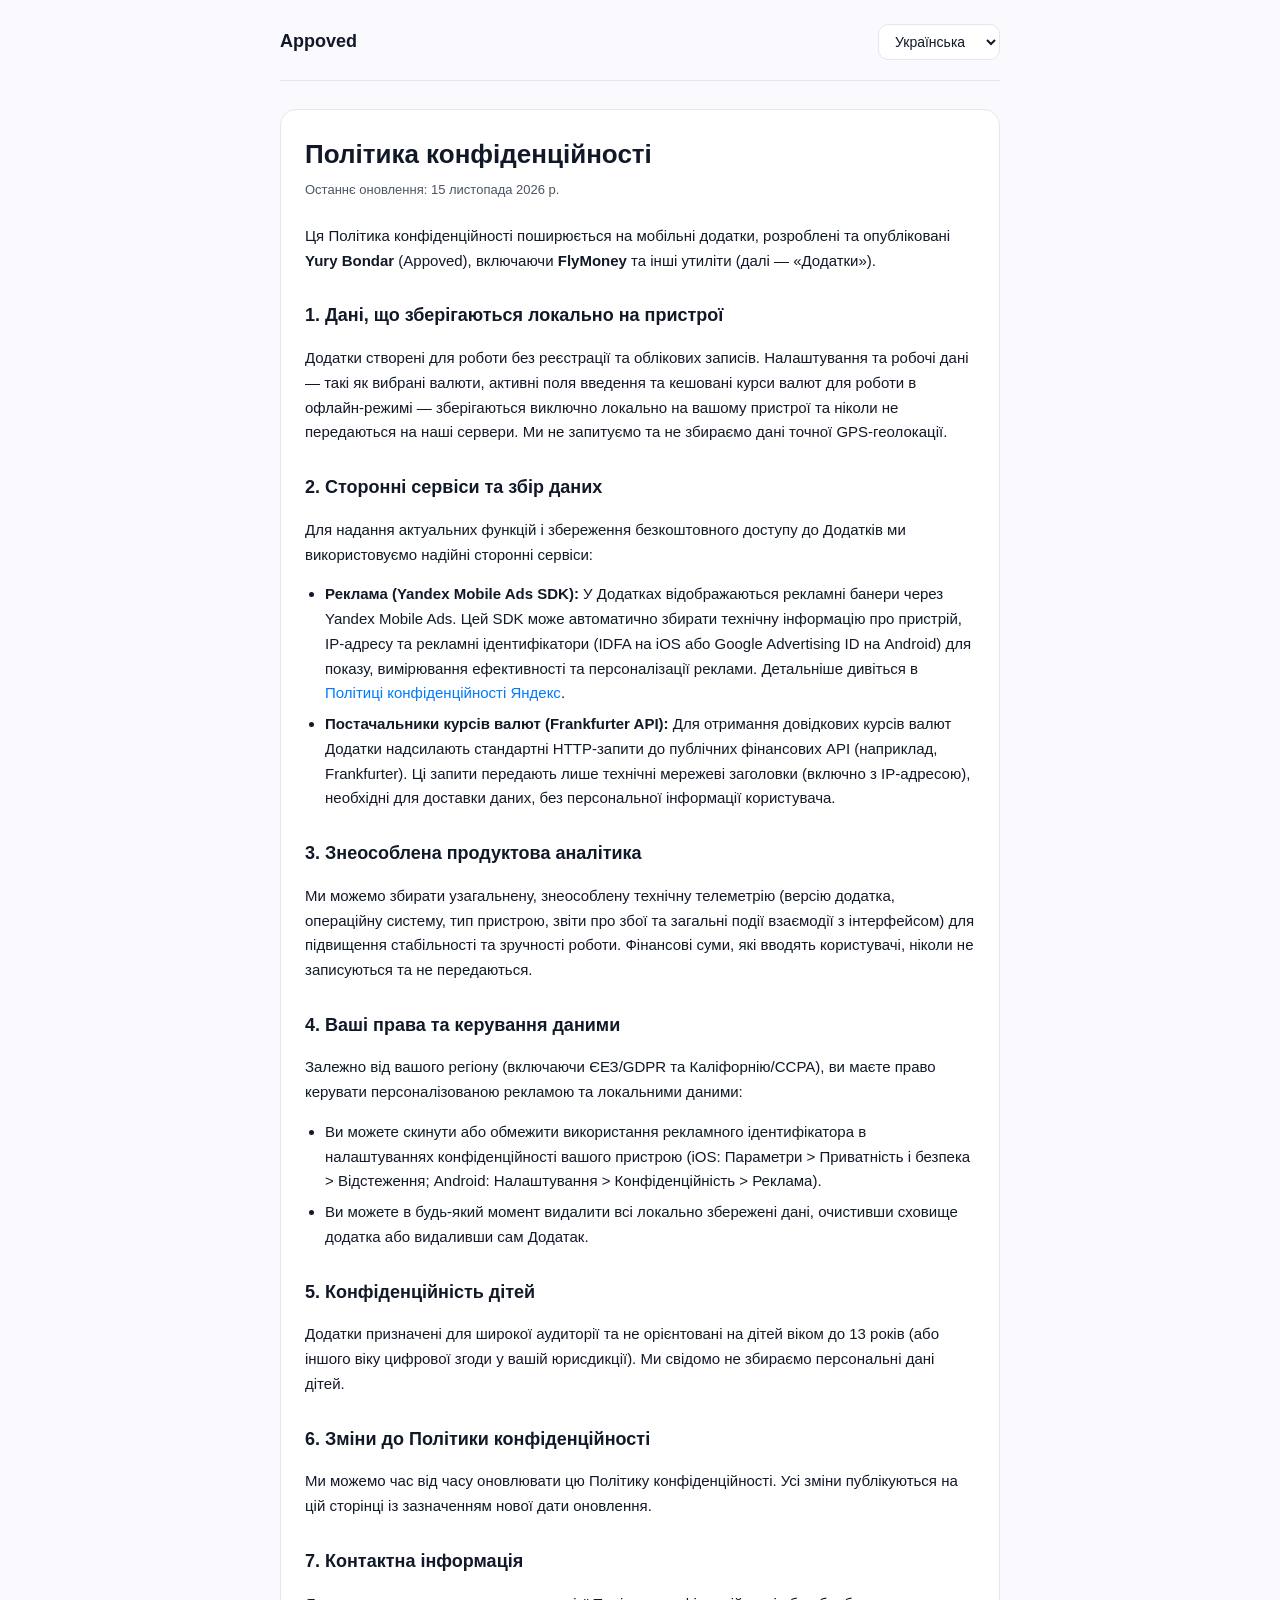
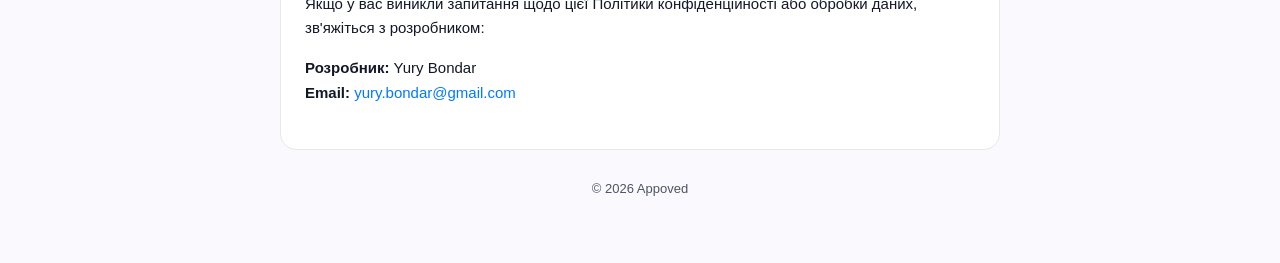
<file: privacy/uk/index.html>
<!DOCTYPE html>
<html lang="uk">
<head>
  <meta charset="UTF-8">
  <meta name="viewport" content="width=device-width, initial-scale=1.0">
  <title>Політика конфіденційності — Appoved</title>
  <link rel="stylesheet" href="../../assets/style.css">
</head>
<body>
  <div class="container">
    <header>
      <a class="brand" href="../../">Appoved</a>
      <select class="lang-select" aria-label="Language" onchange="if (this.value) window.location.href = this.value;">
        <option value="../en/">English</option>
        <option value="../be/">Беларуская</option>
        <option value="../ru/">Русский</option>
        <option value="../pl/">Polski</option>
        <option value="../uk/" selected>Українська</option>
        <option value="../de/">Deutsch</option>
        <option value="../fr/">Français</option>
        <option value="../es/">Español</option>
        <option value="../it/">Italiano</option>
        <option value="../pt/">Português</option>
        <option value="../tr/">Türkçe</option>
        <option value="../zh-Hans/">简体中文</option>
        <option value="../ja/">日本語</option>
      </select>
    </header>
    <main>
      <h1>Політика конфіденційності</h1>
      <p class="updated">Останнє оновлення: 15 листопада 2026 р.</p>
      <p>Ця Політика конфіденційності поширюється на мобільні додатки, розроблені та опубліковані <strong>Yury Bondar</strong> (Appoved), включаючи <strong>FlyMoney</strong> та інші утиліти (далі — «Додатки»).</p>
      <h2>1. Дані, що зберігаються локально на пристрої</h2>
      <p>Додатки створені для роботи без реєстрації та облікових записів. Налаштування та робочі дані — такі як вибрані валюти, активні поля введення та кешовані курси валют для роботи в офлайн-режимі — зберігаються виключно локально на вашому пристрої та ніколи не передаються на наші сервери. Ми не запитуємо та не збираємо дані точної GPS-геолокації.</p>
      <h2>2. Сторонні сервіси та збір даних</h2>
      <p>Для надання актуальних функцій і збереження безкоштовного доступу до Додатків ми використовуємо надійні сторонні сервіси:</p>
      <ul>
        <li><strong>Реклама (Yandex Mobile Ads SDK):</strong> У Додатках відображаються рекламні банери через Yandex Mobile Ads. Цей SDK може автоматично збирати технічну інформацію про пристрій, IP-адресу та рекламні ідентифікатори (IDFA на iOS або Google Advertising ID на Android) для показу, вимірювання ефективності та персоналізації реклами. Детальніше дивіться в <a href="https://yandex.com/legal/confidential/" target="_blank" rel="noopener noreferrer">Політиці конфіденційності Яндекс</a>.</li>
        <li><strong>Постачальники курсів валют (Frankfurter API):</strong> Для отримання довідкових курсів валют Додатки надсилають стандартні HTTP-запити до публічних фінансових API (наприклад, Frankfurter). Ці запити передають лише технічні мережеві заголовки (включно з IP-адресою), необхідні для доставки даних, без персональної інформації користувача.</li>
      </ul>
      <h2>3. Знеособлена продуктова аналітика</h2>
      <p>Ми можемо збирати узагальнену, знеособлену технічну телеметрію (версію додатка, операційну систему, тип пристрою, звіти про збої та загальні події взаємодії з інтерфейсом) для підвищення стабільності та зручності роботи. Фінансові суми, які вводять користувачі, ніколи не записуються та не передаються.</p>
      <h2>4. Ваші права та керування даними</h2>
      <p>Залежно від вашого регіону (включаючи ЄЕЗ/GDPR та Каліфорнію/CCPA), ви маєте право керувати персоналізованою рекламою та локальними даними:</p>
      <ul>
        <li>Ви можете скинути або обмежити використання рекламного ідентифікатора в налаштуваннях конфіденційності вашого пристрою (iOS: Параметри &gt; Приватність і безпека &gt; Відстеження; Android: Налаштування &gt; Конфіденційність &gt; Реклама).</li>
        <li>Ви можете в будь-який момент видалити всі локально збережені дані, очистивши сховище додатка або видаливши сам Додатак.</li>
      </ul>
      <h2>5. Конфіденційність дітей</h2>
      <p>Додатки призначені для широкої аудиторії та не орієнтовані на дітей віком до 13 років (або іншого віку цифрової згоди у вашій юрисдикції). Ми свідомо не збираємо персональні дані дітей.</p>
      <h2>6. Зміни до Політики конфіденційності</h2>
      <p>Ми можемо час від часу оновлювати цю Політику конфіденційності. Усі зміни публікуються на цій сторінці із зазначенням нової дати оновлення.</p>
      <h2>7. Контактна інформація</h2>
      <p>Якщо у вас виникли запитання щодо цієї Політики конфіденційності або обробки даних, зв'яжіться з розробником:</p>
      <p><strong>Розробник:</strong> Yury Bondar<br><strong>Email:</strong> <a href="mailto:yury.bondar@gmail.com">yury.bondar@gmail.com</a></p>
    </main>
    <footer>&copy; 2026 Appoved</footer>
  </div>
</body>
</html>
</file>
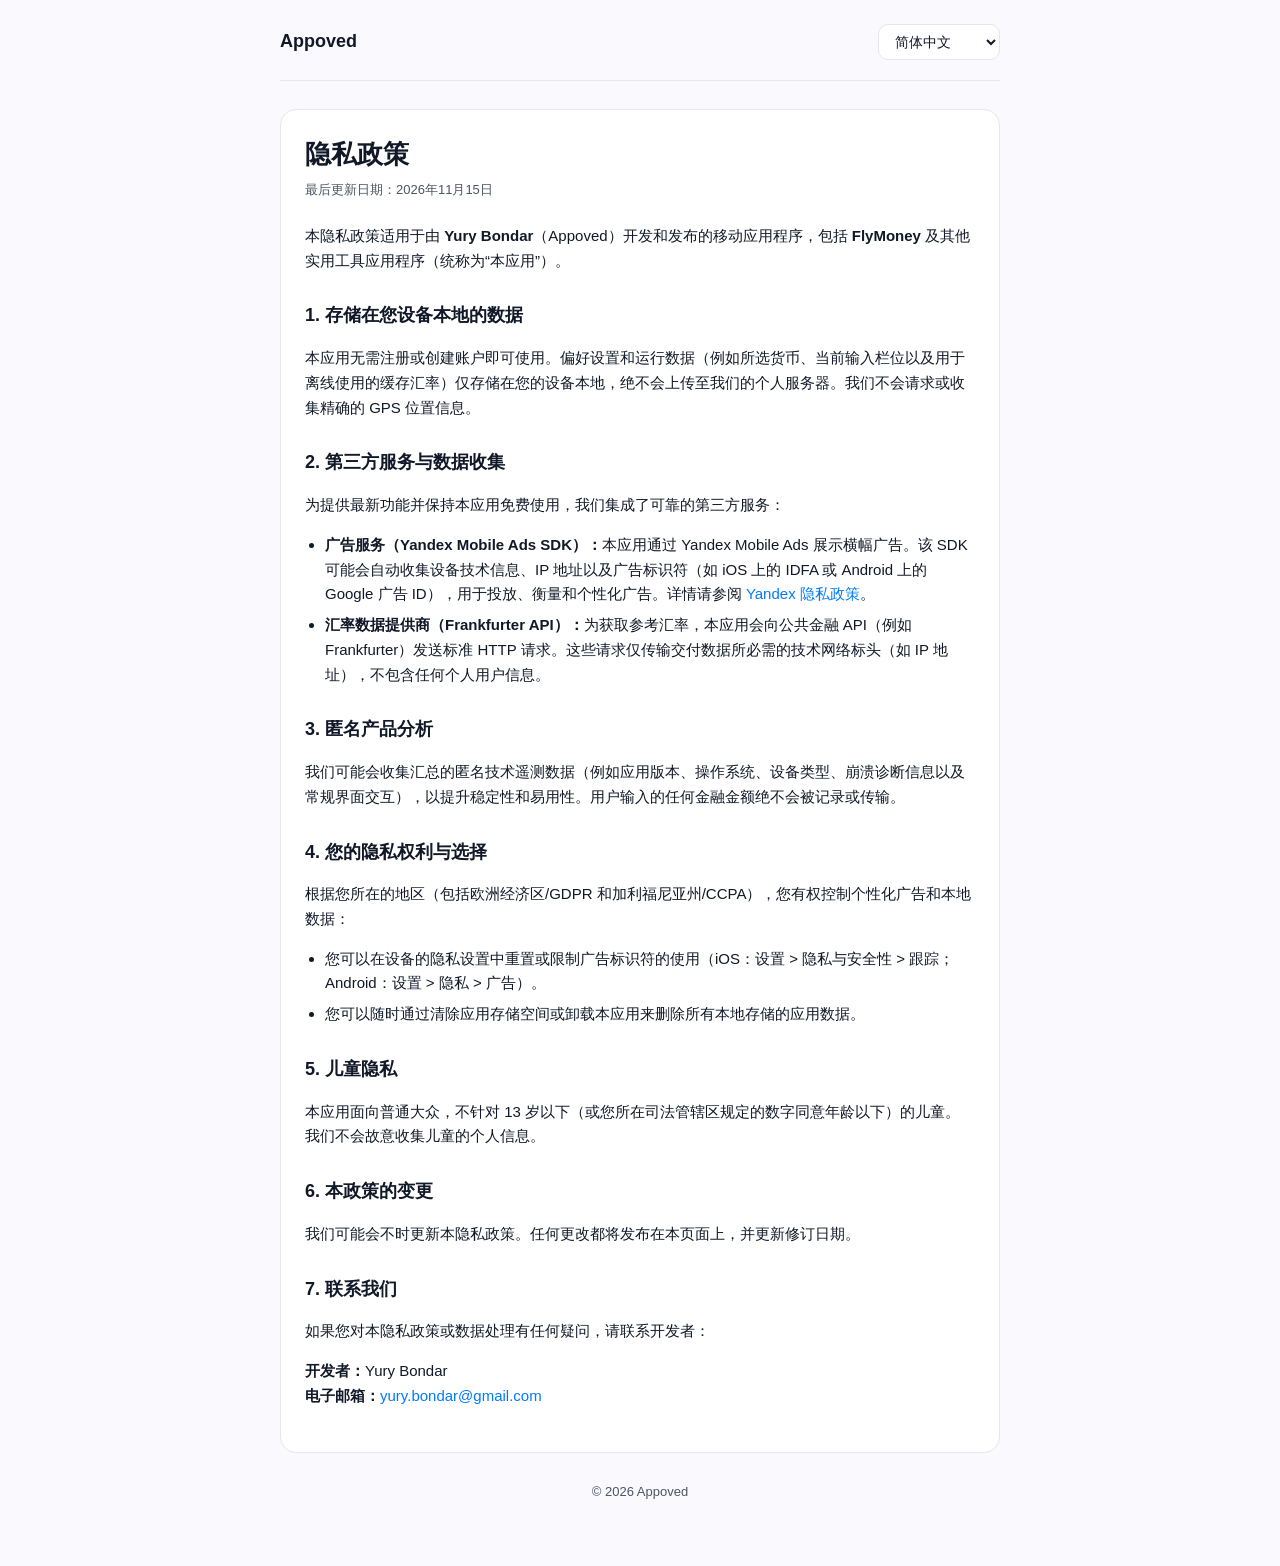
<file: privacy/zh-Hans/index.html>
<!DOCTYPE html>
<html lang="zh-Hans">
<head>
  <meta charset="UTF-8">
  <meta name="viewport" content="width=device-width, initial-scale=1.0">
  <title>隐私政策 — Appoved</title>
  <link rel="stylesheet" href="../../assets/style.css">
</head>
<body>
  <div class="container">
    <header>
      <a class="brand" href="../../">Appoved</a>
      <select class="lang-select" aria-label="Language" onchange="if (this.value) window.location.href = this.value;">
        <option value="../en/">English</option>
        <option value="../be/">Беларуская</option>
        <option value="../ru/">Русский</option>
        <option value="../pl/">Polski</option>
        <option value="../uk/">Українська</option>
        <option value="../de/">Deutsch</option>
        <option value="../fr/">Français</option>
        <option value="../es/">Español</option>
        <option value="../it/">Italiano</option>
        <option value="../pt/">Português</option>
        <option value="../tr/">Türkçe</option>
        <option value="../zh-Hans/" selected>简体中文</option>
        <option value="../ja/">日本語</option>
      </select>
    </header>
    <main>
      <h1>隐私政策</h1>
      <p class="updated">最后更新日期：2026年11月15日</p>
      <p>本隐私政策适用于由 <strong>Yury Bondar</strong>（Appoved）开发和发布的移动应用程序，包括 <strong>FlyMoney</strong> 及其他实用工具应用程序（统称为“本应用”）。</p>
      <h2>1. 存储在您设备本地的数据</h2>
      <p>本应用无需注册或创建账户即可使用。偏好设置和运行数据（例如所选货币、当前输入栏位以及用于离线使用的缓存汇率）仅存储在您的设备本地，绝不会上传至我们的个人服务器。我们不会请求或收集精确的 GPS 位置信息。</p>
      <h2>2. 第三方服务与数据收集</h2>
      <p>为提供最新功能并保持本应用免费使用，我们集成了可靠的第三方服务：</p>
      <ul>
        <li><strong>广告服务（Yandex Mobile Ads SDK）：</strong>本应用通过 Yandex Mobile Ads 展示横幅广告。该 SDK 可能会自动收集设备技术信息、IP 地址以及广告标识符（如 iOS 上的 IDFA 或 Android 上的 Google 广告 ID），用于投放、衡量和个性化广告。详情请参阅 <a href="https://yandex.com/legal/confidential/" target="_blank" rel="noopener noreferrer">Yandex 隐私政策</a>。</li>
        <li><strong>汇率数据提供商（Frankfurter API）：</strong>为获取参考汇率，本应用会向公共金融 API（例如 Frankfurter）发送标准 HTTP 请求。这些请求仅传输交付数据所必需的技术网络标头（如 IP 地址），不包含任何个人用户信息。</li>
      </ul>
      <h2>3. 匿名产品分析</h2>
      <p>我们可能会收集汇总的匿名技术遥测数据（例如应用版本、操作系统、设备类型、崩溃诊断信息以及常规界面交互），以提升稳定性和易用性。用户输入的任何金融金额绝不会被记录或传输。</p>
      <h2>4. 您的隐私权利与选择</h2>
      <p>根据您所在的地区（包括欧洲经济区/GDPR 和加利福尼亚州/CCPA），您有权控制个性化广告和本地数据：</p>
      <ul>
        <li>您可以在设备的隐私设置中重置或限制广告标识符的使用（iOS：设置 &gt; 隐私与安全性 &gt; 跟踪；Android：设置 &gt; 隐私 &gt; 广告）。</li>
        <li>您可以随时通过清除应用存储空间或卸载本应用来删除所有本地存储的应用数据。</li>
      </ul>
      <h2>5. 儿童隐私</h2>
      <p>本应用面向普通大众，不针对 13 岁以下（或您所在司法管辖区规定的数字同意年龄以下）的儿童。我们不会故意收集儿童的个人信息。</p>
      <h2>6. 本政策的变更</h2>
      <p>我们可能会不时更新本隐私政策。任何更改都将发布在本页面上，并更新修订日期。</p>
      <h2>7. 联系我们</h2>
      <p>如果您对本隐私政策或数据处理有任何疑问，请联系开发者：</p>
      <p><strong>开发者：</strong>Yury Bondar<br><strong>电子邮箱：</strong><a href="mailto:yury.bondar@gmail.com">yury.bondar@gmail.com</a></p>
    </main>
    <footer>&copy; 2026 Appoved</footer>
  </div>
</body>
</html>
</file>
<file: assets/style.css>
:root {
  --bg: #faf9fe;
  --surface: #ffffff;
  --text: #111827;
  --text-secondary: #4b5563;
  --accent: #007aff;
  --border: #e5e7eb;
}

@media (prefers-color-scheme: dark) {
  :root {
    --bg: #070b14;
    --surface: #0f182c;
    --text: #f8fafc;
    --text-secondary: #94a3b8;
    --accent: #38bdf8;
    --border: #1e293b;
  }
}

* {
  box-sizing: border-box;
}

body {
  margin: 0;
  padding: 0;
  font-family: -apple-system, BlinkMacSystemFont, "Segoe UI", Roboto, Helvetica, Arial, sans-serif;
  background-color: var(--bg);
  color: var(--text);
  line-height: 1.65;
  -webkit-font-smoothing: antialiased;
}

.container {
  max-width: 760px;
  margin: 0 auto;
  padding: 24px 20px 64px;
}

header {
  display: flex;
  justify-content: space-between;
  align-items: center;
  gap: 16px;
  padding-bottom: 20px;
  margin-bottom: 28px;
  border-bottom: 1px solid var(--border);
}

.brand {
  font-weight: 700;
  font-size: 18px;
  color: var(--text);
  text-decoration: none;
}

.lang-select {
  background-color: var(--surface);
  color: var(--text);
  border: 1px solid var(--border);
  border-radius: 10px;
  padding: 8px 12px;
  font-size: 14px;
  cursor: pointer;
  outline: none;
}

.lang-select:focus {
  border-color: var(--accent);
}

main {
  background-color: var(--surface);
  border: 1px solid var(--border);
  border-radius: 16px;
  padding: 28px 24px;
}

h1 {
  font-size: 26px;
  line-height: 1.25;
  margin: 0 0 8px;
}

.updated {
  font-size: 13px;
  color: var(--text-secondary);
  margin: 0 0 24px;
}

h2 {
  font-size: 18px;
  margin: 28px 0 10px;
}

p, li {
  font-size: 15px;
  color: var(--text);
}

ul {
  padding-left: 20px;
  margin: 8px 0 16px;
}

li {
  margin-bottom: 6px;
}

a {
  color: var(--accent);
  text-decoration: none;
}

a:hover {
  text-decoration: underline;
}

footer {
  margin-top: 28px;
  text-align: center;
  font-size: 13px;
  color: var(--text-secondary);
}

@media (max-width: 600px) {
  main {
    padding: 20px 16px;
  }
  h1 {
    font-size: 22px;
  }
}
</file>
